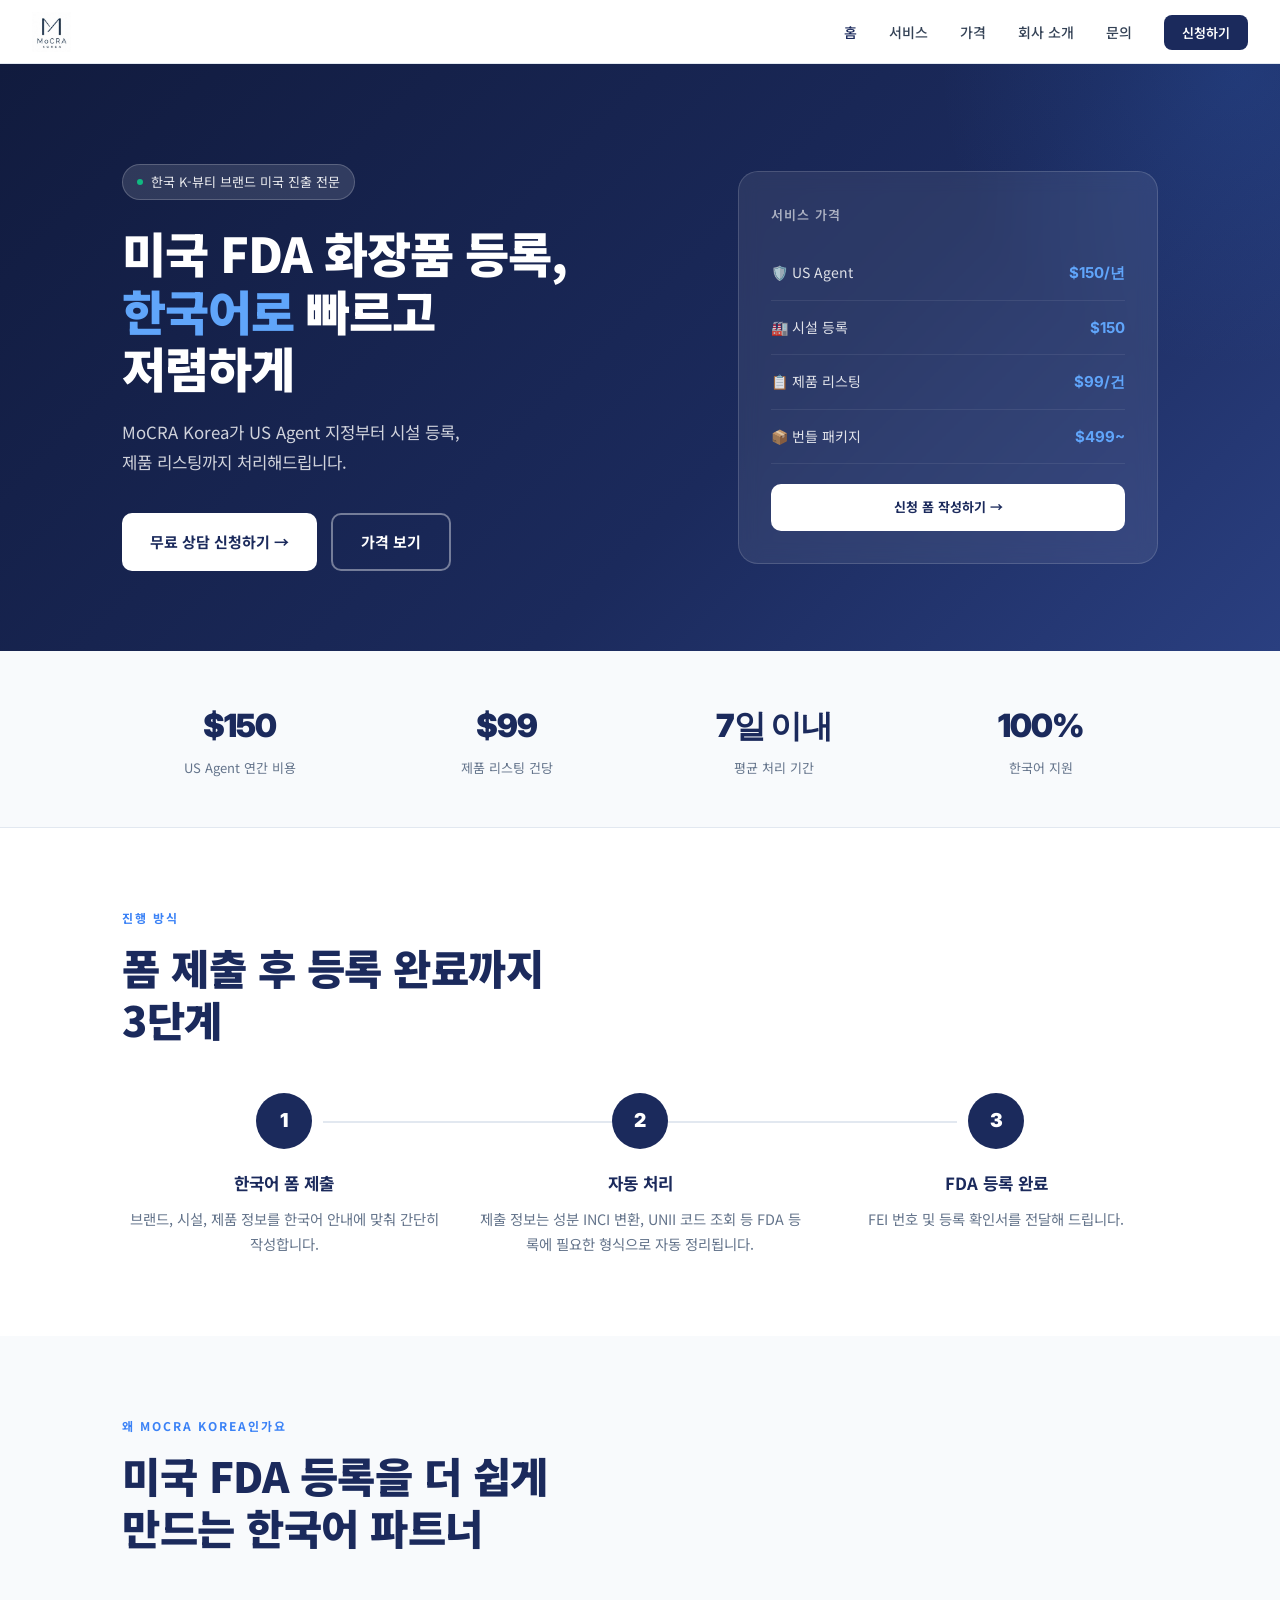
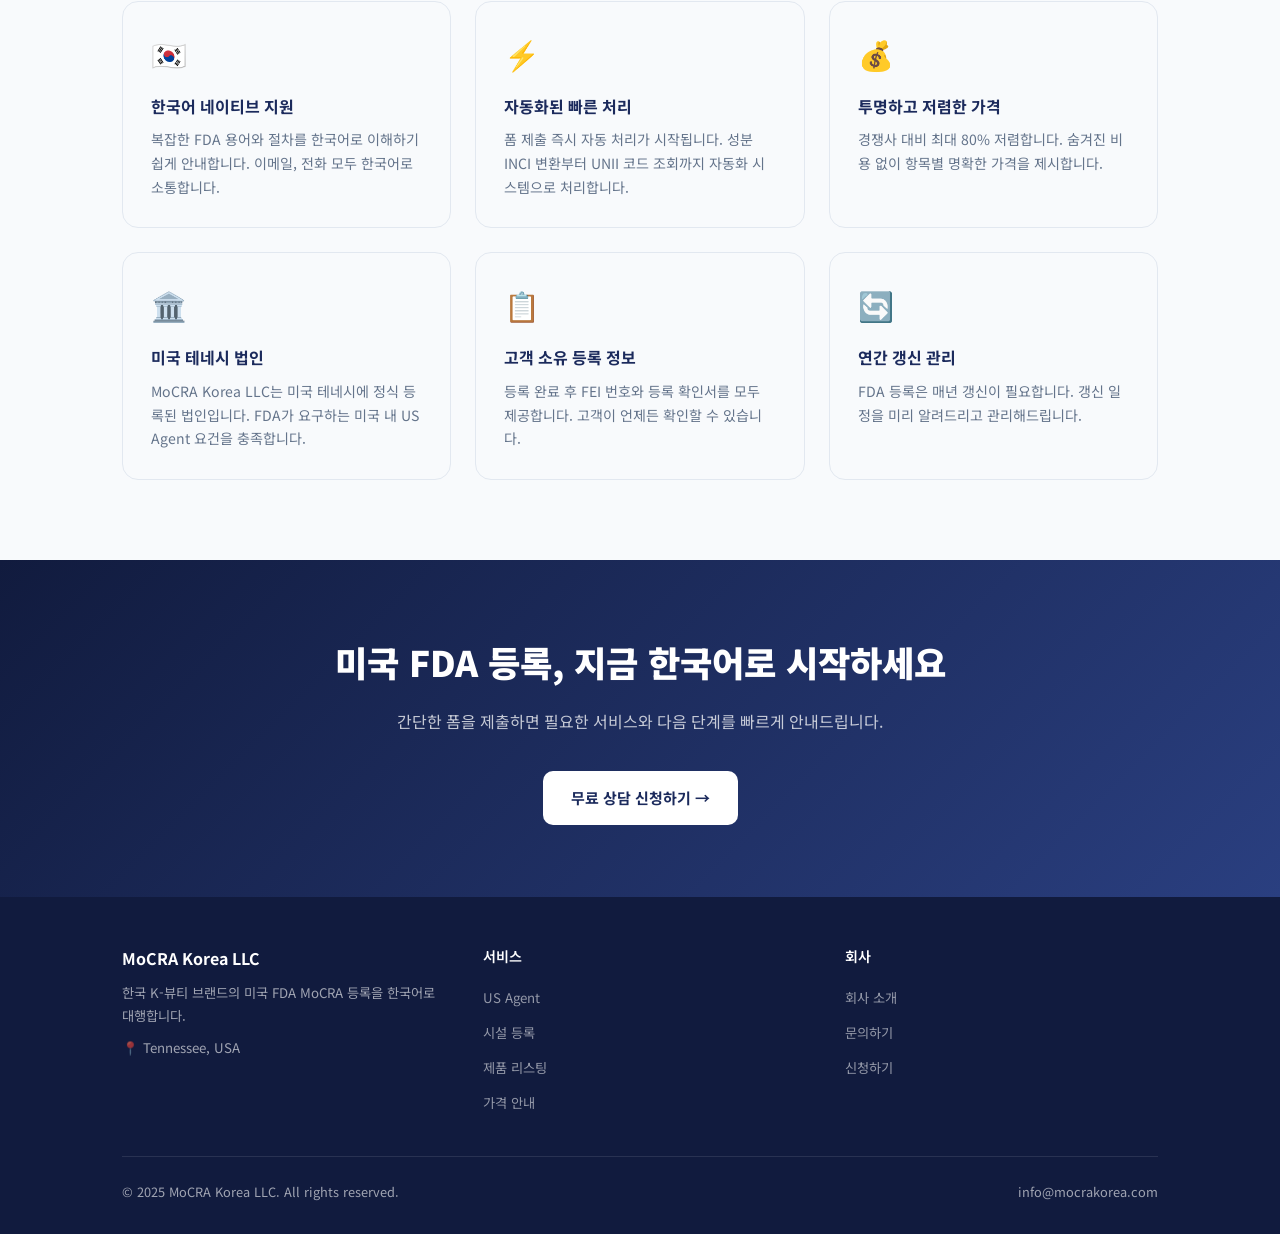
<file: index.html>
<!DOCTYPE html>
<html lang="ko">
<head>
  <meta charset="UTF-8">
  <meta name="viewport" content="width=device-width, initial-scale=1.0">
  <title>MoCRA Korea LLC — 미국 FDA 화장품 등록 한국어 대행</title>
  <meta name="description" content="한국 K-뷰티 브랜드를 위한 미국 FDA MoCRA 등록 대행. US Agent, 시설 등록, 제품 리스팅을 한국어로 빠르고 저렴하게.">
  <link rel="canonical" href="https://mocrakorea.com/">

  <!-- Favicon -->
  <link rel="icon" href="/favicon.ico" sizes="any">
  <link rel="icon" type="image/png" sizes="32x32" href="/favicon-32x32.png">
  <link rel="icon" type="image/png" sizes="16x16" href="/favicon-16x16.png">
  <link rel="apple-touch-icon" sizes="180x180" href="/apple-touch-icon.png">

  <!-- Open Graph (카카오톡/페이스북 공유 시 미리보기) -->
  <meta property="og:type" content="website">
  <meta property="og:site_name" content="MoCRA Korea LLC">
  <meta property="og:title" content="MoCRA Korea LLC — 미국 FDA 화장품 등록 한국어 대행">
  <meta property="og:description" content="한국 K-뷰티 브랜드를 위한 미국 FDA MoCRA 등록 대행. US Agent, 시설 등록, 제품 리스팅을 한국어로 빠르고 저렴하게.">
  <meta property="og:url" content="https://mocrakorea.com/">
  <meta property="og:image" content="https://mocrakorea.com/logo.png">
  <meta property="og:locale" content="ko_KR">

  <!-- 구조화 데이터: 구글에 회사 로고/정보 전달 -->
  <script type="application/ld+json">
  {
    "@context": "https://schema.org",
    "@type": "Organization",
    "name": "MoCRA Korea LLC",
    "alternateName": "모크라 코리아",
    "url": "https://mocrakorea.com/",
    "logo": "https://mocrakorea.com/logo.png",
    "image": "https://mocrakorea.com/logo.png",
    "email": "info@mocrakorea.com",
    "description": "한국 K-뷰티 브랜드를 위한 미국 FDA MoCRA 등록 대행 서비스. US Agent 지정, 시설 등록(Form 5066), 제품 리스팅(Form 5067)을 한국어로 제공합니다.",
    "address": {
      "@type": "PostalAddress",
      "addressRegion": "Tennessee",
      "addressCountry": "US"
    },
    "areaServed": ["KR", "US"],
    "knowsLanguage": ["ko", "en"]
  }
  </script>

  <link rel="stylesheet" href="css/style.css">
</head>
<body>

<nav>
  <a href="index.html" class="nav-logo">
    <img src="Brand_Logo.jpg" alt="MoCRA Korea" style="height:40px;width:auto;">
  </a>
  <ul class="nav-links">
    <li><a href="index.html">홈</a></li>
    <li><a href="services.html">서비스</a></li>
    <li><a href="pricing.html">가격</a></li>
    <li><a href="about.html">회사 소개</a></li>
    <li><a href="contact.html">문의</a></li>
    <li><a href="https://tally.so/r/5BDzDv" target="_blank" class="nav-cta">신청하기</a></li>
  </ul>
  <div class="nav-hamburger">
    <span></span><span></span><span></span>
  </div>
</nav>

<main>

  <!-- HERO -->
  <section class="hero">
    <div class="container">
      <div class="hero-inner">
        <div>
          <div class="hero-badge">한국 K-뷰티 브랜드 미국 진출 전문</div>
          <h1>미국 FDA 화장품 등록,<br><span>한국어로</span> 빠르고<br>저렴하게</h1>
          <p class="hero-sub">MoCRA Korea가 US Agent 지정부터 시설 등록,<br>제품 리스팅까지 처리해드립니다.</p>
          <div class="hero-actions">
            <a href="contact.html" class="btn btn-white">무료 상담 신청하기 →</a>
            <a href="pricing.html" class="btn btn-outline" style="border-color:rgba(255,255,255,0.4);color:white;">가격 보기</a>
          </div>
        </div>
        <div class="hero-card">
          <div class="hero-card-title">서비스 가격</div>
          <div class="hero-price-item">
            <span class="hero-price-name">🛡️ US Agent</span>
            <span class="hero-price-val">$150/년</span>
          </div>
          <div class="hero-price-item">
            <span class="hero-price-name">🏭 시설 등록</span>
            <span class="hero-price-val">$150</span>
          </div>
          <div class="hero-price-item">
            <span class="hero-price-name">📋 제품 리스팅</span>
            <span class="hero-price-val">$99/건</span>
          </div>
          <div class="hero-price-item">
            <span class="hero-price-name">📦 번들 패키지</span>
            <span class="hero-price-val">$499~</span>
          </div>
          <div style="margin-top:20px;">
            <a href="https://tally.so/r/5BDzDv" target="_blank" class="btn btn-white" style="width:100%;justify-content:center;font-size:13px;padding:12px;">신청 폼 작성하기 →</a>
          </div>
        </div>
      </div>
    </div>
  </section>

  <!-- STATS -->
  <section class="stats">
    <div class="container">
      <div class="stats-grid">
        <div>
          <div class="stat-num">$150</div>
          <div class="stat-label">US Agent 연간 비용</div>
        </div>
        <div>
          <div class="stat-num">$99</div>
          <div class="stat-label">제품 리스팅 건당</div>
        </div>
        <div>
          <div class="stat-num">7일 이내</div>
          <div class="stat-label">평균 처리 기간</div>
        </div>
        <div>
          <div class="stat-num">100%</div>
          <div class="stat-label">한국어 지원</div>
        </div>
      </div>
    </div>
  </section>

  <!-- HOW IT WORKS -->
  <section style="background: white;">
    <div class="container">
      <div class="section-label">진행 방식</div>
      <h2 class="section-title">폼 제출 후 등록 완료까지<br>3단계</h2>
      <div class="steps-grid">
        <div class="step-card">
          <div class="step-num">1</div>
          <div class="step-title">한국어 폼 제출</div>
          <p class="step-desc">브랜드, 시설, 제품 정보를 한국어 안내에 맞춰 간단히 작성합니다.</p>
        </div>
        <div class="step-card">
          <div class="step-num">2</div>
          <div class="step-title">자동 처리</div>
          <p class="step-desc">제출 정보는 성분 INCI 변환, UNII 코드 조회 등 FDA 등록에 필요한 형식으로 자동 정리됩니다.</p>
        </div>
        <div class="step-card">
          <div class="step-num">3</div>
          <div class="step-title">FDA 등록 완료</div>
          <p class="step-desc">FEI 번호 및 등록 확인서를 전달해 드립니다.</p>
        </div>
      </div>
    </div>
  </section>

  <!-- WHY US -->
  <section style="background: var(--gray-50);">
    <div class="container">
      <div class="section-label">왜 MoCRA Korea인가요</div>
      <h2 class="section-title">미국 FDA 등록을 더 쉽게<br>만드는 한국어 파트너</h2>
      <div class="why-grid">
        <div class="why-card">
          <div class="why-icon">🇰🇷</div>
          <div class="why-title">한국어 네이티브 지원</div>
          <p class="why-desc">복잡한 FDA 용어와 절차를 한국어로 이해하기 쉽게 안내합니다. 이메일, 전화 모두 한국어로 소통합니다.</p>
        </div>
        <div class="why-card">
          <div class="why-icon">⚡</div>
          <div class="why-title">자동화된 빠른 처리</div>
          <p class="why-desc">폼 제출 즉시 자동 처리가 시작됩니다. 성분 INCI 변환부터 UNII 코드 조회까지 자동화 시스템으로 처리합니다.</p>
        </div>
        <div class="why-card">
          <div class="why-icon">💰</div>
          <div class="why-title">투명하고 저렴한 가격</div>
          <p class="why-desc">경쟁사 대비 최대 80% 저렴합니다. 숨겨진 비용 없이 항목별 명확한 가격을 제시합니다.</p>
        </div>
        <div class="why-card">
          <div class="why-icon">🏛️</div>
          <div class="why-title">미국 테네시 법인</div>
          <p class="why-desc">MoCRA Korea LLC는 미국 테네시에 정식 등록된 법인입니다. FDA가 요구하는 미국 내 US Agent 요건을 충족합니다.</p>
        </div>
        <div class="why-card">
          <div class="why-icon">📋</div>
          <div class="why-title">고객 소유 등록 정보</div>
          <p class="why-desc">등록 완료 후 FEI 번호와 등록 확인서를 모두 제공합니다. 고객이 언제든 확인할 수 있습니다.</p>
        </div>
        <div class="why-card">
          <div class="why-icon">🔄</div>
          <div class="why-title">연간 갱신 관리</div>
          <p class="why-desc">FDA 등록은 매년 갱신이 필요합니다. 갱신 일정을 미리 알려드리고 관리해드립니다.</p>
        </div>
      </div>
    </div>
  </section>

  <!-- CTA -->
  <section class="cta-banner">
    <div class="container">
      <h2>미국 FDA 등록, 지금 한국어로 시작하세요</h2>
      <p>간단한 폼을 제출하면 필요한 서비스와 다음 단계를 빠르게 안내드립니다.</p>
      <a href="contact.html" class="btn btn-white">무료 상담 신청하기 →</a>
    </div>
  </section>

</main>

<footer>
  <div class="container">
    <div class="footer-inner">
      <div class="footer-brand">
        <h3>MoCRA Korea LLC</h3>
        <p>한국 K-뷰티 브랜드의 미국 FDA MoCRA 등록을 한국어로 대행합니다.</p>
        <p style="margin-top:10px;">📍 Tennessee, USA</p>
      </div>
      <div class="footer-col">
        <h4>서비스</h4>
        <ul>
          <li><a href="services.html#agent">US Agent</a></li>
          <li><a href="services.html#facility">시설 등록</a></li>
          <li><a href="services.html#listing">제품 리스팅</a></li>
          <li><a href="pricing.html">가격 안내</a></li>
        </ul>
      </div>
      <div class="footer-col">
        <h4>회사</h4>
        <ul>
          <li><a href="about.html">회사 소개</a></li>
          <li><a href="contact.html">문의하기</a></li>
          <li><a href="https://tally.so/r/5BDzDv" target="_blank">신청하기</a></li>
        </ul>
      </div>
    </div>
    <div class="footer-bottom">
      <span>© 2025 MoCRA Korea LLC. All rights reserved.</span>
      <span>info@mocrakorea.com</span>
    </div>
  </div>
</footer>

<script src="js/main.js"></script>
</body>
</html>
</file>
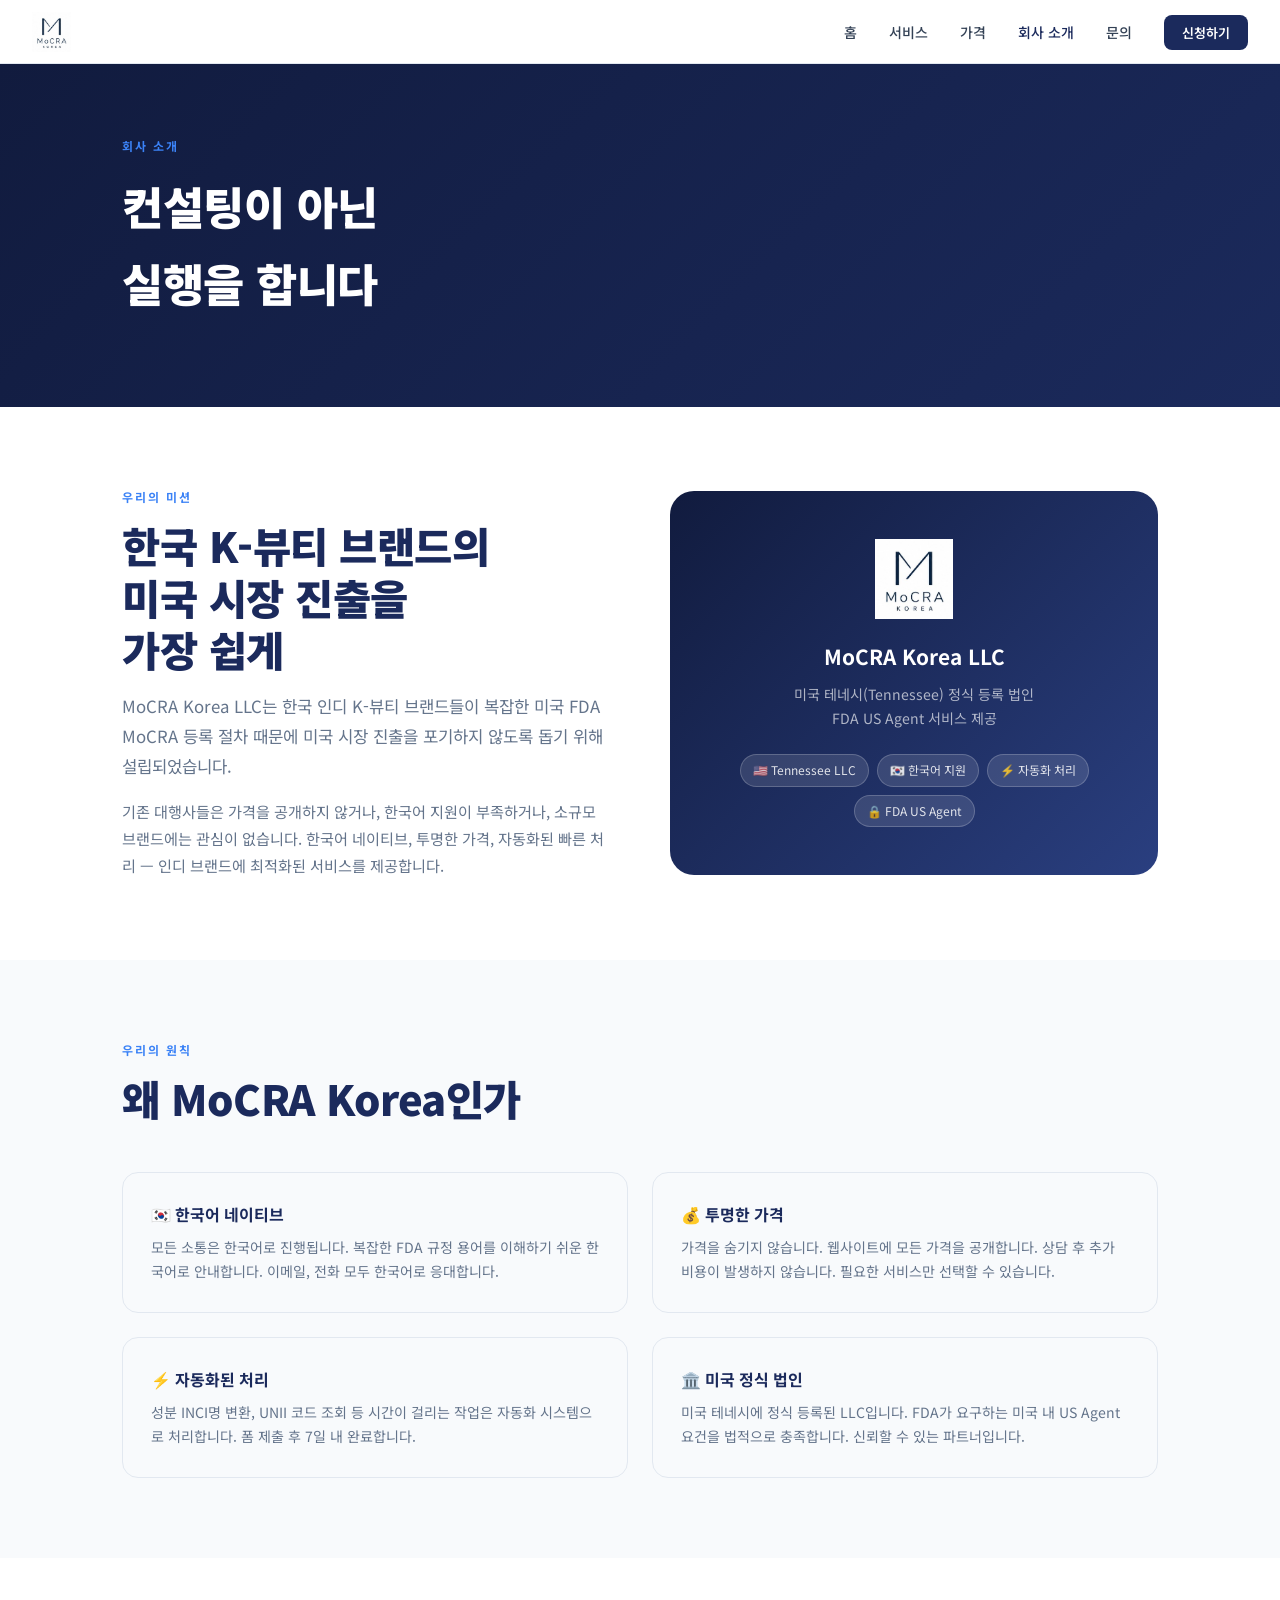
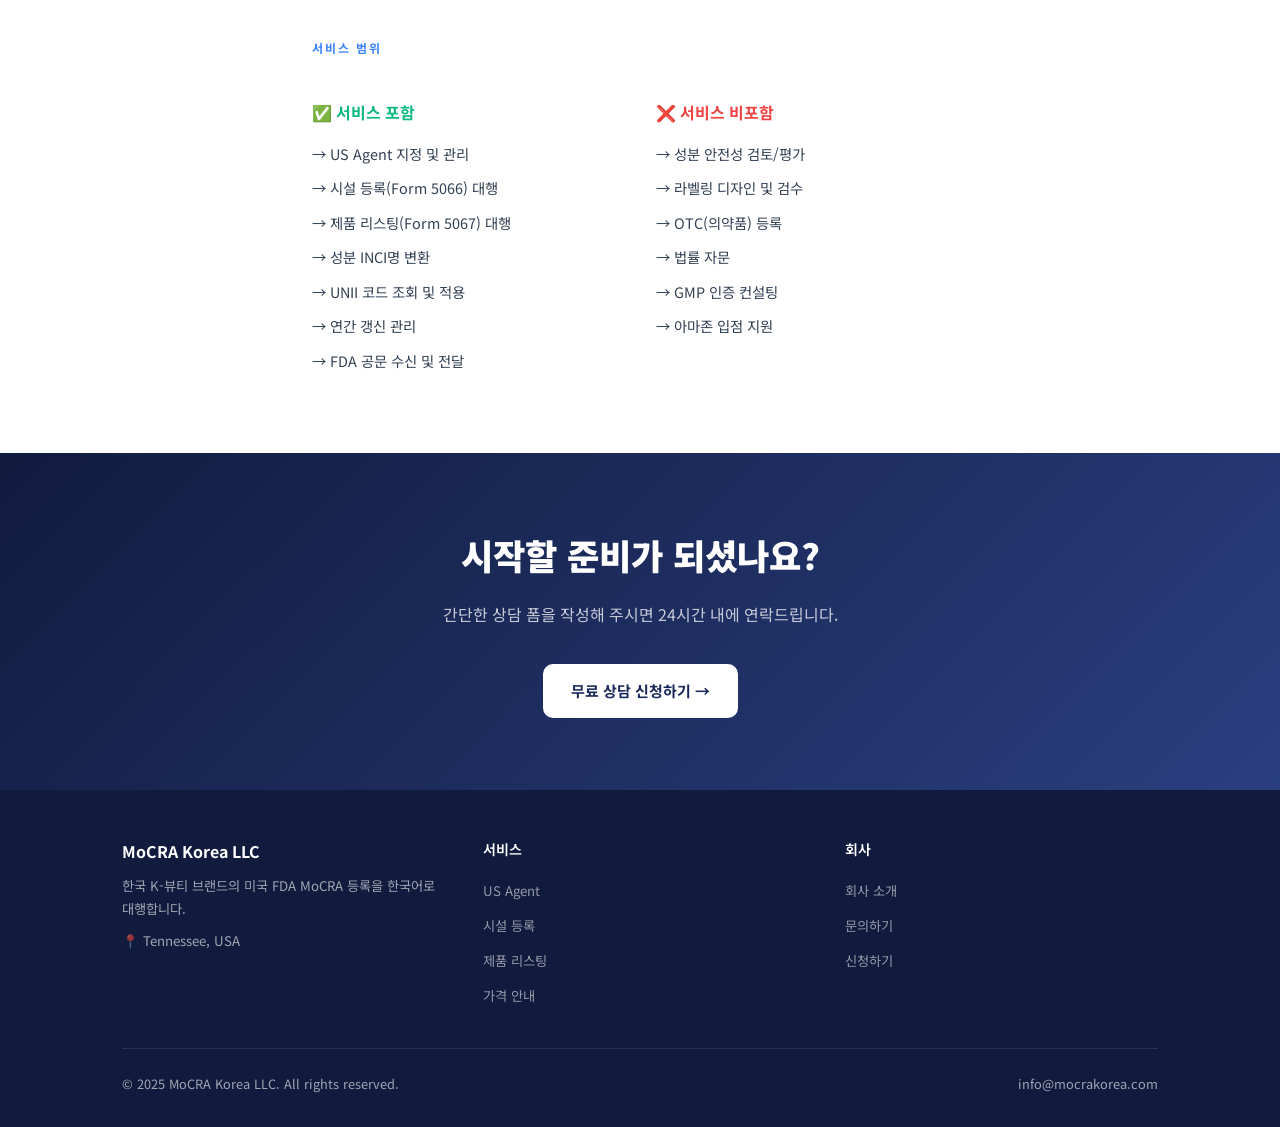
<file: about.html>
<!DOCTYPE html>
<html lang="ko">
<head>
  <meta charset="UTF-8">
  <meta name="viewport" content="width=device-width, initial-scale=1.0">
  <title>회사 소개 — MoCRA Korea LLC</title>
  <meta name="description" content="MoCRA Korea LLC는 한국 인디 K-뷰티 브랜드의 미국 시장 진출을 가장 쉽고 저렴하게 돕는 미국 테네시 법인입니다.">
  <link rel="canonical" href="https://mocrakorea.com/about.html">

  <!-- Favicon -->
  <link rel="icon" href="/favicon.ico" sizes="any">
  <link rel="icon" type="image/png" sizes="32x32" href="/favicon-32x32.png">
  <link rel="icon" type="image/png" sizes="16x16" href="/favicon-16x16.png">
  <link rel="apple-touch-icon" sizes="180x180" href="/apple-touch-icon.png">

  <!-- Open Graph -->
  <meta property="og:type" content="website">
  <meta property="og:site_name" content="MoCRA Korea LLC">
  <meta property="og:title" content="회사 소개 — MoCRA Korea LLC">
  <meta property="og:description" content="MoCRA Korea LLC는 한국 인디 K-뷰티 브랜드의 미국 시장 진출을 가장 쉽고 저렴하게 돕는 미국 테네시 법인입니다.">
  <meta property="og:url" content="https://mocrakorea.com/about.html">
  <meta property="og:image" content="https://mocrakorea.com/logo.png">
  <meta property="og:locale" content="ko_KR">

  <link rel="stylesheet" href="css/style.css">
</head>
<body>

<nav>
  <a href="index.html" class="nav-logo">
    <img src="Brand_Logo.jpg" alt="MoCRA Korea" style="height:40px;width:auto;">
  </a>
  <ul class="nav-links">
    <li><a href="index.html">홈</a></li>
    <li><a href="services.html">서비스</a></li>
    <li><a href="pricing.html">가격</a></li>
    <li><a href="about.html">회사 소개</a></li>
    <li><a href="contact.html">문의</a></li>
    <li><a href="https://tally.so/r/5BDzDv" target="_blank" class="nav-cta">신청하기</a></li>
  </ul>
  <div class="nav-hamburger"><span></span><span></span><span></span></div>
</nav>

<main>

  <section class="page-hero">
    <div class="container">
      <div class="section-label">회사 소개</div>
      <h1>컨설팅이 아닌<br>실행을 합니다</h1>
    </div>
  </section>

  <!-- ABOUT INTRO -->
  <section>
    <div class="container">
      <div class="about-intro">
        <div>
          <div class="section-label">우리의 미션</div>
          <h2 class="section-title">한국 K-뷰티 브랜드의<br>미국 시장 진출을<br>가장 쉽게</h2>
          <p class="section-desc">MoCRA Korea LLC는 한국 인디 K-뷰티 브랜드들이 복잡한 미국 FDA MoCRA 등록 절차 때문에 미국 시장 진출을 포기하지 않도록 돕기 위해 설립되었습니다.</p>
          <p style="color:var(--gray-500);margin-top:16px;line-height:1.8;font-size:0.95rem;">기존 대행사들은 가격을 공개하지 않거나, 한국어 지원이 부족하거나, 소규모 브랜드에는 관심이 없습니다. 한국어 네이티브, 투명한 가격, 자동화된 빠른 처리 — 인디 브랜드에 최적화된 서비스를 제공합니다.</p>
        </div>
        <div class="about-visual">
          <img src="Brand_Logo.jpg" alt="MoCRA Korea" style="height:80px;width:auto;margin:0 auto 20px;display:block;">
          <h3>MoCRA Korea LLC</h3>
          <p>미국 테네시(Tennessee) 정식 등록 법인<br>FDA US Agent 서비스 제공</p>
          <div class="about-visual-tags">
            <span class="about-tag">🇺🇸 Tennessee LLC</span>
            <span class="about-tag">🇰🇷 한국어 지원</span>
            <span class="about-tag">⚡ 자동화 처리</span>
            <span class="about-tag">🔒 FDA US Agent</span>
          </div>
        </div>
      </div>
    </div>
  </section>

  <!-- VALUES -->
  <section style="background:var(--gray-50);">
    <div class="container">
      <div class="section-label">우리의 원칙</div>
      <h2 class="section-title">왜 MoCRA Korea인가</h2>
      <div class="values-grid">
        <div class="value-card">
          <h4>🇰🇷 한국어 네이티브</h4>
          <p>모든 소통은 한국어로 진행됩니다. 복잡한 FDA 규정 용어를 이해하기 쉬운 한국어로 안내합니다. 이메일, 전화 모두 한국어로 응대합니다.</p>
        </div>
        <div class="value-card">
          <h4>💰 투명한 가격</h4>
          <p>가격을 숨기지 않습니다. 웹사이트에 모든 가격을 공개합니다. 상담 후 추가 비용이 발생하지 않습니다. 필요한 서비스만 선택할 수 있습니다.</p>
        </div>
        <div class="value-card">
          <h4>⚡ 자동화된 처리</h4>
          <p>성분 INCI명 변환, UNII 코드 조회 등 시간이 걸리는 작업은 자동화 시스템으로 처리합니다. 폼 제출 후 7일 내 완료합니다.</p>
        </div>
        <div class="value-card">
          <h4>🏛️ 미국 정식 법인</h4>
          <p>미국 테네시에 정식 등록된 LLC입니다. FDA가 요구하는 미국 내 US Agent 요건을 법적으로 충족합니다. 신뢰할 수 있는 파트너입니다.</p>
        </div>
      </div>
    </div>
  </section>

  <!-- WHAT WE DO NOT DO -->
  <section>
    <div class="container" style="max-width:720px;">
      <div class="section-label">서비스 범위</div>
      <div style="display:grid;grid-template-columns:1fr 1fr;gap:2rem;margin-top:40px;">
        <div>
          <h4 style="color:var(--success);font-size:1rem;margin-bottom:16px;">✅ 서비스 포함</h4>
          <ul style="list-style:none;display:flex;flex-direction:column;gap:10px;font-size:0.9rem;color:var(--gray-700);">
            <li>→ US Agent 지정 및 관리</li>
            <li>→ 시설 등록(Form 5066) 대행</li>
            <li>→ 제품 리스팅(Form 5067) 대행</li>
            <li>→ 성분 INCI명 변환</li>
            <li>→ UNII 코드 조회 및 적용</li>
            <li>→ 연간 갱신 관리</li>
            <li>→ FDA 공문 수신 및 전달</li>
          </ul>
        </div>
        <div>
          <h4 style="color:#EF4444;font-size:1rem;margin-bottom:16px;">❌ 서비스 비포함</h4>
          <ul style="list-style:none;display:flex;flex-direction:column;gap:10px;font-size:0.9rem;color:var(--gray-700);">
            <li>→ 성분 안전성 검토/평가</li>
            <li>→ 라벨링 디자인 및 검수</li>
            <li>→ OTC(의약품) 등록</li>
            <li>→ 법률 자문</li>
            <li>→ GMP 인증 컨설팅</li>
            <li>→ 아마존 입점 지원</li>
          </ul>
        </div>
      </div>
    </div>
  </section>

  <!-- CTA -->
  <section class="cta-banner">
    <div class="container">
      <h2>시작할 준비가 되셨나요?</h2>
      <p>간단한 상담 폼을 작성해 주시면 24시간 내에 연락드립니다.</p>
      <a href="https://tally.so/r/5BDzDv" target="_blank" class="btn btn-white">무료 상담 신청하기 →</a>
    </div>
  </section>

</main>

<footer>
  <div class="container">
    <div class="footer-inner">
      <div class="footer-brand">
        <h3>MoCRA Korea LLC</h3>
        <p>한국 K-뷰티 브랜드의 미국 FDA MoCRA 등록을 한국어로 대행합니다.</p>
        <p style="margin-top:10px;">📍 Tennessee, USA</p>
      </div>
      <div class="footer-col">
        <h4>서비스</h4>
        <ul>
          <li><a href="services.html#agent">US Agent</a></li>
          <li><a href="services.html#facility">시설 등록</a></li>
          <li><a href="services.html#listing">제품 리스팅</a></li>
          <li><a href="pricing.html">가격 안내</a></li>
        </ul>
      </div>
      <div class="footer-col">
        <h4>회사</h4>
        <ul>
          <li><a href="about.html">회사 소개</a></li>
          <li><a href="contact.html">문의하기</a></li>
          <li><a href="https://tally.so/r/5BDzDv" target="_blank">신청하기</a></li>
        </ul>
      </div>
    </div>
    <div class="footer-bottom">
      <span>© 2025 MoCRA Korea LLC. All rights reserved.</span>
      <span>info@mocrakorea.com</span>
    </div>
  </div>
</footer>

<script src="js/main.js"></script>
</body>
</html>
</file>
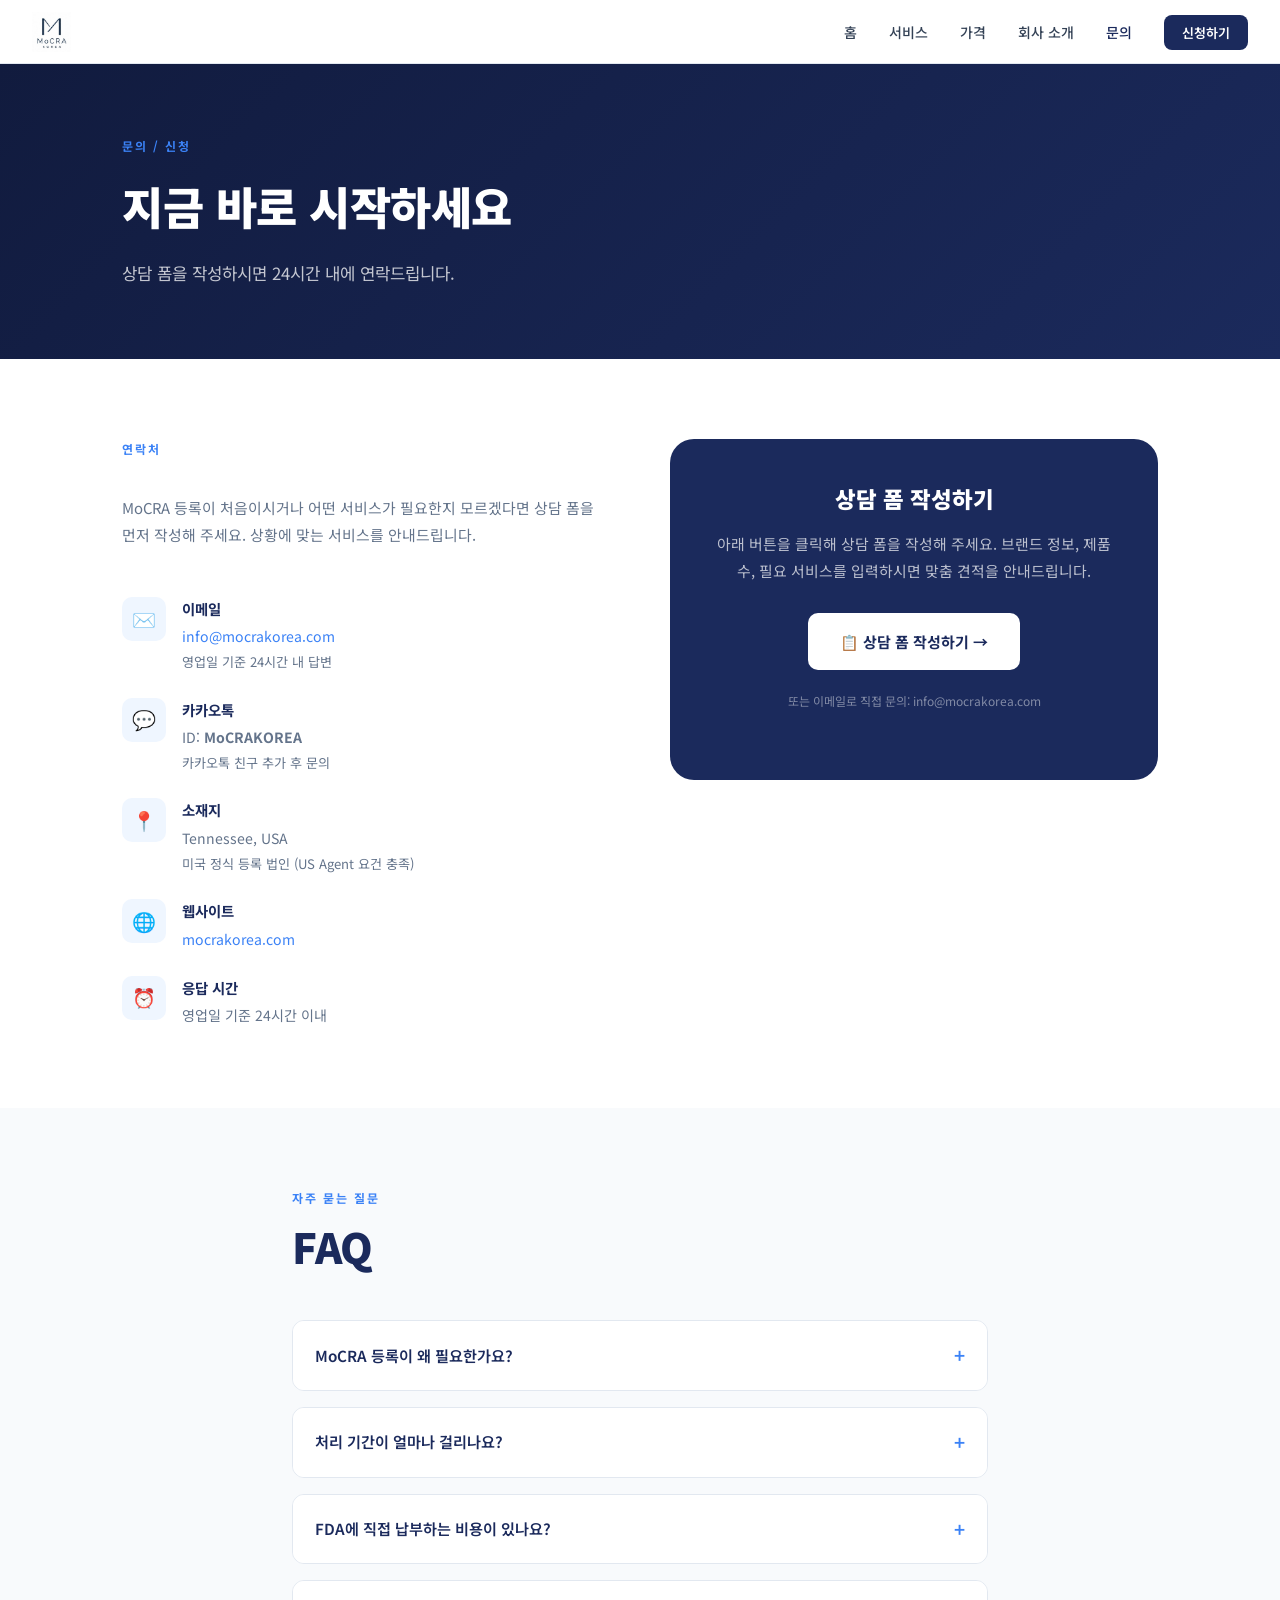
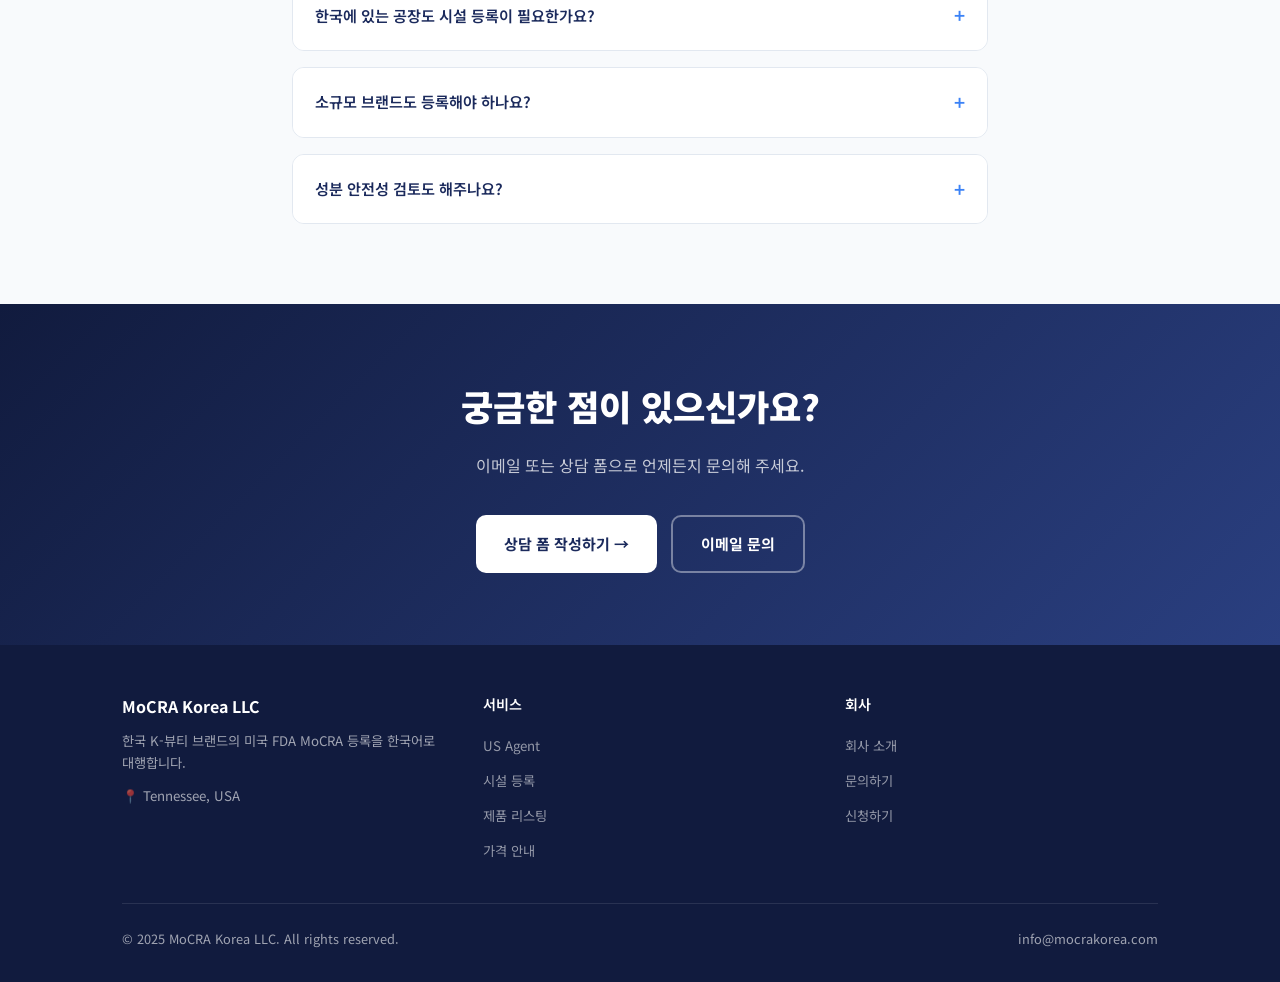
<file: contact.html>
<!DOCTYPE html>
<html lang="ko">
<head>
  <meta charset="UTF-8">
  <meta name="viewport" content="width=device-width, initial-scale=1.0">
  <title>문의 — MoCRA Korea LLC</title>
  <meta name="description" content="MoCRA Korea LLC에 문의하세요. 상담 폼 제출 후 24시간 내에 한국어로 답변드립니다.">
  <link rel="canonical" href="https://mocrakorea.com/contact.html">

  <!-- Favicon -->
  <link rel="icon" href="/favicon.ico" sizes="any">
  <link rel="icon" type="image/png" sizes="32x32" href="/favicon-32x32.png">
  <link rel="icon" type="image/png" sizes="16x16" href="/favicon-16x16.png">
  <link rel="apple-touch-icon" sizes="180x180" href="/apple-touch-icon.png">

  <!-- Open Graph -->
  <meta property="og:type" content="website">
  <meta property="og:site_name" content="MoCRA Korea LLC">
  <meta property="og:title" content="문의 — MoCRA Korea LLC">
  <meta property="og:description" content="MoCRA Korea LLC에 문의하세요. 상담 폼 제출 후 24시간 내에 한국어로 답변드립니다.">
  <meta property="og:url" content="https://mocrakorea.com/contact.html">
  <meta property="og:image" content="https://mocrakorea.com/logo.png">
  <meta property="og:locale" content="ko_KR">

  <link rel="stylesheet" href="css/style.css">
</head>
<body>

<nav>
  <a href="index.html" class="nav-logo">
    <img src="Brand_Logo.jpg" alt="MoCRA Korea" style="height:40px;width:auto;">
  </a>
  <ul class="nav-links">
    <li><a href="index.html">홈</a></li>
    <li><a href="services.html">서비스</a></li>
    <li><a href="pricing.html">가격</a></li>
    <li><a href="about.html">회사 소개</a></li>
    <li><a href="contact.html">문의</a></li>
    <li><a href="https://tally.so/r/5BDzDv" target="_blank" class="nav-cta">신청하기</a></li>
  </ul>
  <div class="nav-hamburger"><span></span><span></span><span></span></div>
</nav>

<main>

  <section class="page-hero">
    <div class="container">
      <div class="section-label">문의 / 신청</div>
      <h1>지금 바로 시작하세요</h1>
      <p>상담 폼을 작성하시면 24시간 내에 연락드립니다.</p>
    </div>
  </section>

  <!-- CONTACT MAIN -->
  <section>
    <div class="container">
      <div class="contact-grid">

        <div class="contact-info">
          <div class="section-label">연락처</div>
          <p style="color:var(--gray-500);line-height:1.8;font-size:0.93rem;margin-bottom:24px;">MoCRA 등록이 처음이시거나 어떤 서비스가 필요한지 모르겠다면 상담 폼을 먼저 작성해 주세요. 상황에 맞는 서비스를 안내드립니다.</p>

          <div class="contact-item">
            <div class="contact-icon">✉️</div>
            <div>
              <h4>이메일</h4>
              <p><a href="mailto:info@mocrakorea.com">info@mocrakorea.com</a></p>
              <p style="font-size:0.82rem;color:var(--gray-500);margin-top:2px;">영업일 기준 24시간 내 답변</p>
            </div>
          </div>

          <div class="contact-item">
            <div class="contact-icon">💬</div>
            <div>
              <h4>카카오톡</h4>
              <p>ID: <strong>MoCRAKOREA</strong></p>
              <p style="font-size:0.82rem;color:var(--gray-500);margin-top:2px;">카카오톡 친구 추가 후 문의</p>
            </div>
          </div>

          <div class="contact-item">
            <div class="contact-icon">📍</div>
            <div>
              <h4>소재지</h4>
              <p>Tennessee, USA</p>
              <p style="font-size:0.82rem;color:var(--gray-500);margin-top:2px;">미국 정식 등록 법인 (US Agent 요건 충족)</p>
            </div>
          </div>

          <div class="contact-item">
            <div class="contact-icon">🌐</div>
            <div>
              <h4>웹사이트</h4>
              <p><a href="https://mocrakorea.com">mocrakorea.com</a></p>
            </div>
          </div>

          <div class="contact-item">
            <div class="contact-icon">⏰</div>
            <div>
              <h4>응답 시간</h4>
              <p>영업일 기준 24시간 이내</p>
            </div>
          </div>
        </div>

        <div class="contact-box">
          <h3>상담 폼 작성하기</h3>
          <p>아래 버튼을 클릭해 상담 폼을 작성해 주세요. 브랜드 정보, 제품 수, 필요 서비스를 입력하시면 맞춤 견적을 안내드립니다.</p>
          <a href="https://tally.so/r/5BDzDv" target="_blank" class="btn btn-white" style="font-size:15px;padding:16px 32px;">📋 상담 폼 작성하기 →</a>
          <p style="margin-top:20px;font-size:12px;color:rgba(255,255,255,0.45);">또는 이메일로 직접 문의: info@mocrakorea.com</p>
        </div>

      </div>
    </div>
  </section>

  <!-- FAQ -->
  <section style="background:var(--gray-50);">
    <div class="container" style="max-width:760px;">
      <div class="section-label">자주 묻는 질문</div>
      <h2 class="section-title">FAQ</h2>

      <div class="faq-list">
        <div class="faq-item">
          <div class="faq-q">MoCRA 등록이 왜 필요한가요?</div>
          <div class="faq-a">2024년 7월 1일부터 미국에 화장품을 수출하는 모든 제조시설과 제품은 FDA에 의무적으로 등록해야 합니다. 미등록 시 통관이 거부되거나 수입 경보(Import Alert)를 받을 수 있습니다.</div>
        </div>
        <div class="faq-item">
          <div class="faq-q">처리 기간이 얼마나 걸리나요?</div>
          <div class="faq-a">폼 제출 후 평균 일주일 이내로 등록을 완료합니다. 성분 수가 많거나 복잡한 경우 추가 시간이 소요될 수 있으며, 사전에 안내드립니다.</div>
        </div>
        <div class="faq-item">
          <div class="faq-q">FDA에 직접 납부하는 비용이 있나요?</div>
          <div class="faq-a">없습니다. MoCRA 화장품 등록은 FDA 자체 수수료가 없습니다. 저희 서비스 대행 수수료만 납부하시면 됩니다. (의약품 OTC 등록과는 다릅니다)</div>
        </div>
        <div class="faq-item">
          <div class="faq-q">한국에 있는 공장도 시설 등록이 필요한가요?</div>
          <div class="faq-a">네, 미국에 화장품을 수출하는 제조·가공 시설은 국내외 구분 없이 모두 등록 대상입니다. 한국 소재 OEM/ODM 공장도 포함됩니다.</div>
        </div>
        <div class="faq-item">
          <div class="faq-q">소규모 브랜드도 등록해야 하나요?</div>
          <div class="faq-a">미국 내 화장품 연평균 매출이 $1,000,000 미만인 소규모 기업은 일부 면제 혜택이 있습니다. 그러나 실제로 미국 세관 통관 시, 그리고 유통업체나 바이어 요구에 의해 등록이 필요한 경우가 많습니다. 상담을 통해 확인해 드립니다.</div>
        </div>
        <div class="faq-item">
          <div class="faq-q">성분 안전성 검토도 해주나요?</div>
          <div class="faq-a">저희는 FDA 등록 대행 전문 서비스로, 성분 안전성 평가는 제공하지 않습니다. FDA 등록에 필요한 성분명 변환(INCI)과 UNII 코드 처리만 수행합니다.</div>
        </div>
      </div>
    </div>
  </section>

  <!-- CTA -->
  <section class="cta-banner">
    <div class="container">
      <h2>궁금한 점이 있으신가요?</h2>
      <p>이메일 또는 상담 폼으로 언제든지 문의해 주세요.</p>
      <div style="display:flex;gap:14px;justify-content:center;flex-wrap:wrap;">
        <a href="https://tally.so/r/5BDzDv" target="_blank" class="btn btn-white">상담 폼 작성하기 →</a>
        <a href="mailto:info@mocrakorea.com" class="btn btn-outline" style="border-color:rgba(255,255,255,0.4);color:white;">이메일 문의</a>
      </div>
    </div>
  </section>

</main>

<footer>
  <div class="container">
    <div class="footer-inner">
      <div class="footer-brand">
        <h3>MoCRA Korea LLC</h3>
        <p>한국 K-뷰티 브랜드의 미국 FDA MoCRA 등록을 한국어로 대행합니다.</p>
        <p style="margin-top:10px;">📍 Tennessee, USA</p>
      </div>
      <div class="footer-col">
        <h4>서비스</h4>
        <ul>
          <li><a href="services.html#agent">US Agent</a></li>
          <li><a href="services.html#facility">시설 등록</a></li>
          <li><a href="services.html#listing">제품 리스팅</a></li>
          <li><a href="pricing.html">가격 안내</a></li>
        </ul>
      </div>
      <div class="footer-col">
        <h4>회사</h4>
        <ul>
          <li><a href="about.html">회사 소개</a></li>
          <li><a href="contact.html">문의하기</a></li>
          <li><a href="https://tally.so/r/5BDzDv" target="_blank">신청하기</a></li>
        </ul>
      </div>
    </div>
    <div class="footer-bottom">
      <span>© 2025 MoCRA Korea LLC. All rights reserved.</span>
      <span>info@mocrakorea.com</span>
    </div>
  </div>
</footer>

<script src="js/main.js"></script>
</body>
</html>
</file>
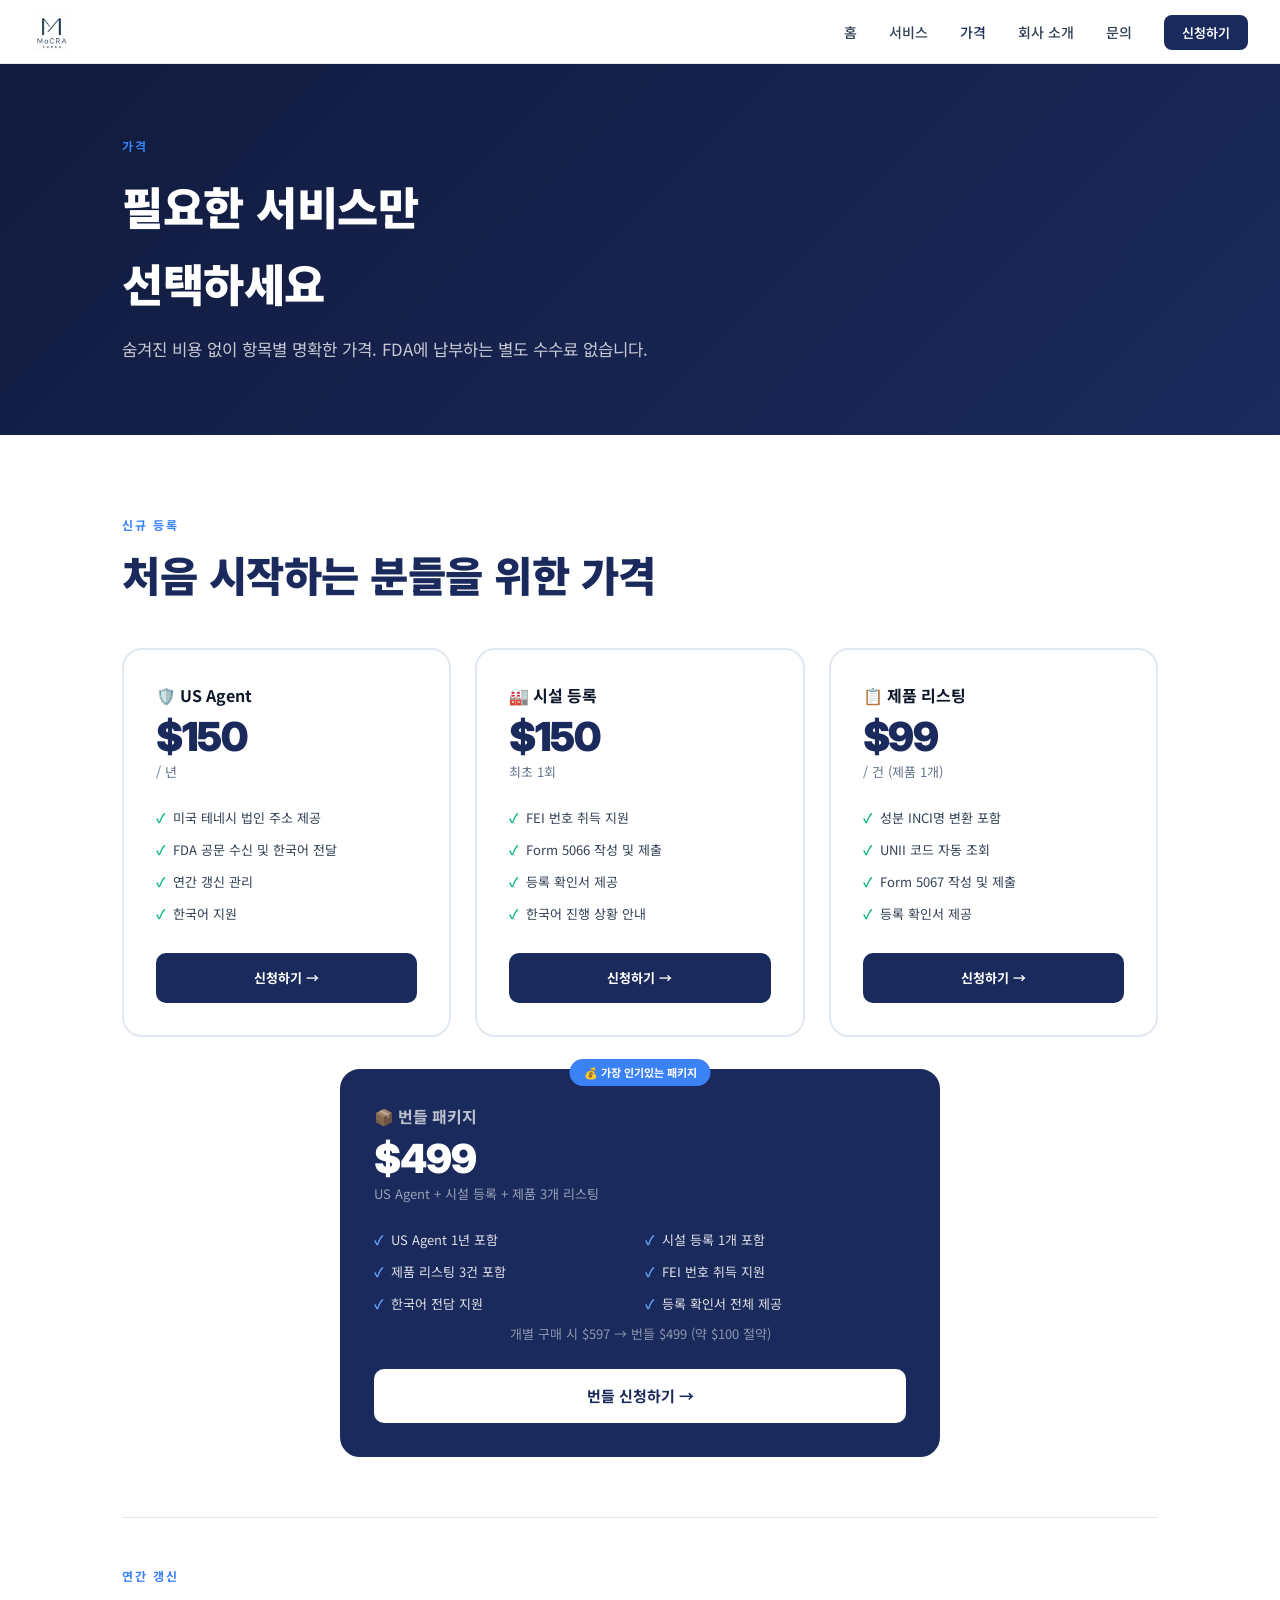
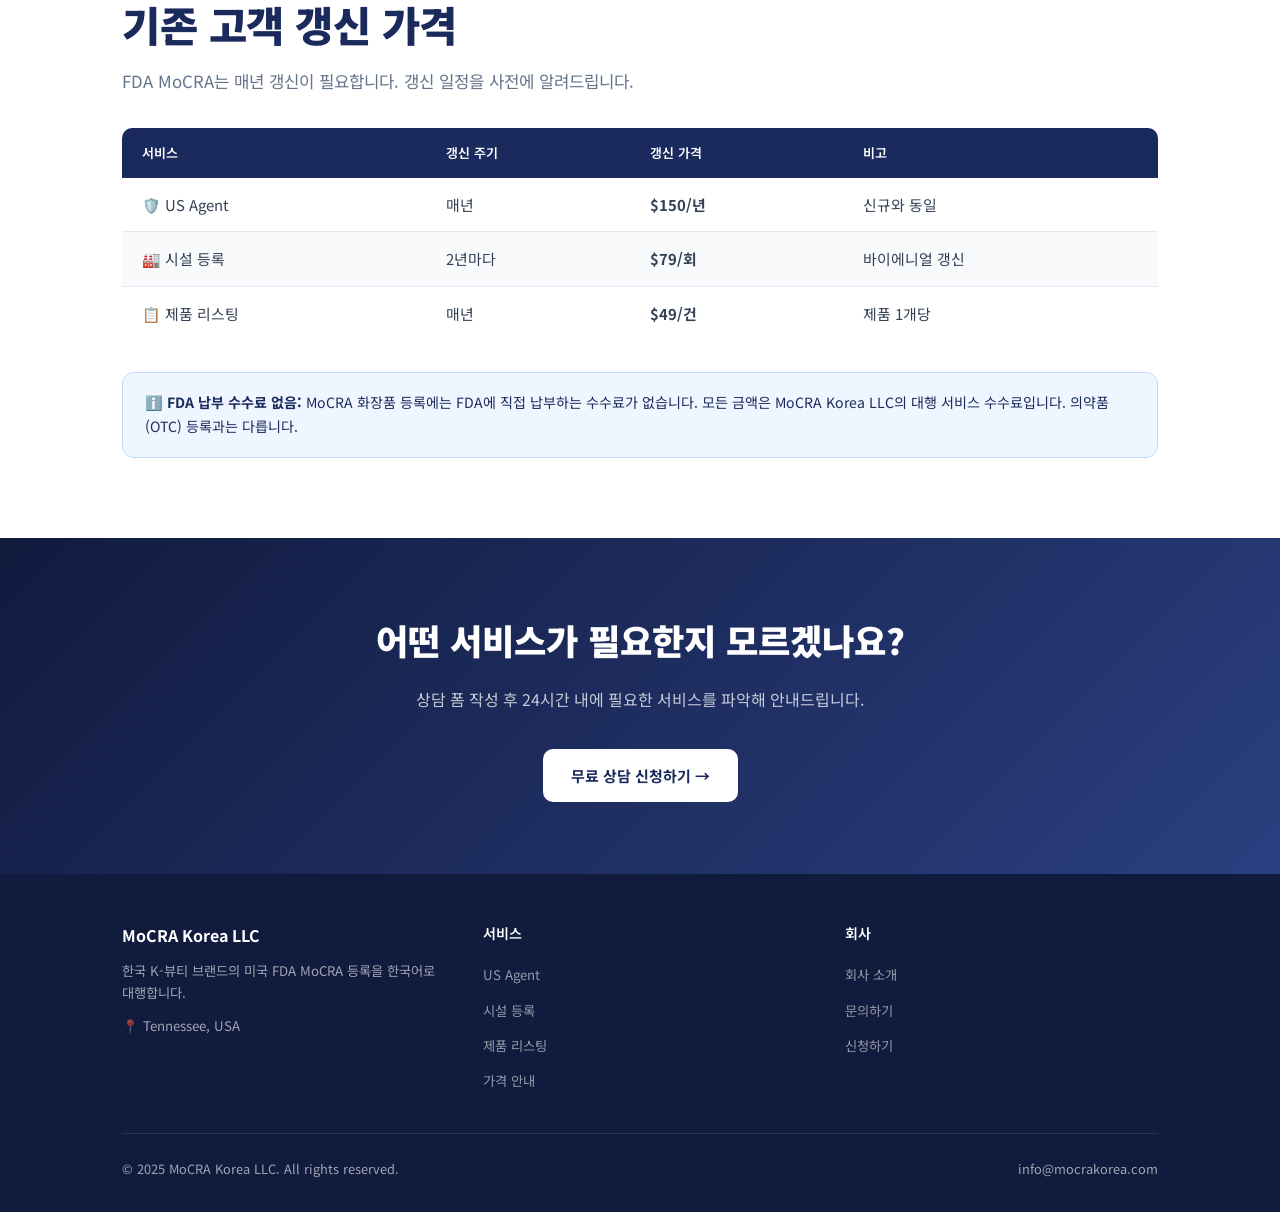
<file: pricing.html>
<!DOCTYPE html>
<html lang="ko">
<head>
  <meta charset="UTF-8">
  <meta name="viewport" content="width=device-width, initial-scale=1.0">
  <title>가격 — MoCRA Korea LLC</title>
  <meta name="description" content="US Agent $150/년, 시설 등록 $150, 제품 리스팅 $99/건. 투명한 가격으로 FDA MoCRA 등록을 도와드립니다.">
  <link rel="canonical" href="https://mocrakorea.com/pricing.html">

  <!-- Favicon -->
  <link rel="icon" href="/favicon.ico" sizes="any">
  <link rel="icon" type="image/png" sizes="32x32" href="/favicon-32x32.png">
  <link rel="icon" type="image/png" sizes="16x16" href="/favicon-16x16.png">
  <link rel="apple-touch-icon" sizes="180x180" href="/apple-touch-icon.png">

  <!-- Open Graph -->
  <meta property="og:type" content="website">
  <meta property="og:site_name" content="MoCRA Korea LLC">
  <meta property="og:title" content="가격 — MoCRA Korea LLC">
  <meta property="og:description" content="US Agent $150/년, 시설 등록 $150, 제품 리스팅 $99/건. 투명한 가격으로 FDA MoCRA 등록을 도와드립니다.">
  <meta property="og:url" content="https://mocrakorea.com/pricing.html">
  <meta property="og:image" content="https://mocrakorea.com/logo.png">
  <meta property="og:locale" content="ko_KR">

  <link rel="stylesheet" href="css/style.css">
</head>
<body>

<nav>
  <a href="index.html" class="nav-logo">
    <img src="Brand_Logo.jpg" alt="MoCRA Korea" style="height:40px;width:auto;">
  </a>
  <ul class="nav-links">
    <li><a href="index.html">홈</a></li>
    <li><a href="services.html">서비스</a></li>
    <li><a href="pricing.html">가격</a></li>
    <li><a href="about.html">회사 소개</a></li>
    <li><a href="contact.html">문의</a></li>
    <li><a href="https://tally.so/r/5BDzDv" target="_blank" class="nav-cta">신청하기</a></li>
  </ul>
  <div class="nav-hamburger"><span></span><span></span><span></span></div>
</nav>

<main>

  <section class="page-hero">
    <div class="container">
      <div class="section-label">가격</div>
      <h1>필요한 서비스만<br>선택하세요</h1>
      <p>숨겨진 비용 없이 항목별 명확한 가격. FDA에 납부하는 별도 수수료 없습니다.</p>
    </div>
  </section>

  <!-- MAIN PRICING -->
  <section>
    <div class="container">
      <div class="section-label">신규 등록</div>
      <h2 class="section-title">처음 시작하는 분들을 위한 가격</h2>
      <div class="pricing-grid">

        <div class="pricing-card">
          <div class="pricing-name">🛡️ US Agent</div>
          <div class="pricing-price">$150</div>
          <div class="pricing-period">/ 년</div>
          <ul class="pricing-features">
            <li>미국 테네시 법인 주소 제공</li>
            <li>FDA 공문 수신 및 한국어 전달</li>
            <li>연간 갱신 관리</li>
            <li>한국어 지원</li>
          </ul>
          <a href="https://tally.so/r/5BDzDv" target="_blank" class="btn btn-primary" style="margin-top:28px;width:100%;justify-content:center;font-size:13px;">신청하기 →</a>
        </div>

        <div class="pricing-card">
          <div class="pricing-name">🏭 시설 등록</div>
          <div class="pricing-price">$150</div>
          <div class="pricing-period">최초 1회</div>
          <ul class="pricing-features">
            <li>FEI 번호 취득 지원</li>
            <li>Form 5066 작성 및 제출</li>
            <li>등록 확인서 제공</li>
            <li>한국어 진행 상황 안내</li>
          </ul>
          <a href="https://tally.so/r/5BDzDv" target="_blank" class="btn btn-primary" style="margin-top:28px;width:100%;justify-content:center;font-size:13px;">신청하기 →</a>
        </div>

        <div class="pricing-card">
          <div class="pricing-name">📋 제품 리스팅</div>
          <div class="pricing-price">$99</div>
          <div class="pricing-period">/ 건 (제품 1개)</div>
          <ul class="pricing-features">
            <li>성분 INCI명 변환 포함</li>
            <li>UNII 코드 자동 조회</li>
            <li>Form 5067 작성 및 제출</li>
            <li>등록 확인서 제공</li>
          </ul>
          <a href="https://tally.so/r/5BDzDv" target="_blank" class="btn btn-primary" style="margin-top:28px;width:100%;justify-content:center;font-size:13px;">신청하기 →</a>
        </div>

      </div>

      <!-- BUNDLE -->
      <div style="margin-top:2rem;">
        <div class="pricing-card featured" style="max-width:600px;margin:0 auto;">
          <div class="pricing-badge">💰 가장 인기있는 패키지</div>
          <div class="pricing-name" style="color:rgba(255,255,255,0.7);">📦 번들 패키지</div>
          <div class="pricing-price">$499</div>
          <div class="pricing-period">US Agent + 시설 등록 + 제품 3개 리스팅</div>
          <ul class="pricing-features" style="display:grid;grid-template-columns:1fr 1fr;gap:10px;margin-top:4px;">
            <li>US Agent 1년 포함</li>
            <li>시설 등록 1개 포함</li>
            <li>제품 리스팅 3건 포함</li>
            <li>FEI 번호 취득 지원</li>
            <li>한국어 전담 지원</li>
            <li>등록 확인서 전체 제공</li>
          </ul>
          <div style="text-align:center;margin-top:8px;font-size:13px;color:rgba(255,255,255,0.5);">개별 구매 시 $597 → 번들 $499 (약 $100 절약)</div>
          <a href="https://tally.so/r/5BDzDv" target="_blank" class="btn btn-white" style="margin-top:24px;width:100%;justify-content:center;">번들 신청하기 →</a>
        </div>
      </div>

      <hr class="pricing-divider">

      <!-- RENEWAL -->
      <div class="section-label">연간 갱신</div>
      <h2 class="section-title" style="margin-bottom:8px;">기존 고객 갱신 가격</h2>
      <p class="section-desc">FDA MoCRA는 매년 갱신이 필요합니다. 갱신 일정을 사전에 알려드립니다.</p>

      <table class="renewal-table" style="margin-top:32px;">
        <thead>
          <tr>
            <th>서비스</th>
            <th>갱신 주기</th>
            <th>갱신 가격</th>
            <th>비고</th>
          </tr>
        </thead>
        <tbody>
          <tr>
            <td>🛡️ US Agent</td>
            <td>매년</td>
            <td><strong>$150/년</strong></td>
            <td>신규와 동일</td>
          </tr>
          <tr>
            <td>🏭 시설 등록</td>
            <td>2년마다</td>
            <td><strong>$79/회</strong></td>
            <td>바이에니얼 갱신</td>
          </tr>
          <tr>
            <td>📋 제품 리스팅</td>
            <td>매년</td>
            <td><strong>$49/건</strong></td>
            <td>제품 1개당</td>
          </tr>
        </tbody>
      </table>

      <div class="price-note">
        ℹ️ <strong>FDA 납부 수수료 없음:</strong> MoCRA 화장품 등록에는 FDA에 직접 납부하는 수수료가 없습니다. 모든 금액은 MoCRA Korea LLC의 대행 서비스 수수료입니다. 의약품(OTC) 등록과는 다릅니다.
      </div>

    </div>
  </section>

  <!-- CTA -->
  <section class="cta-banner">
    <div class="container">
      <h2>어떤 서비스가 필요한지 모르겠나요?</h2>
      <p>상담 폼 작성 후 24시간 내에 필요한 서비스를 파악해 안내드립니다.</p>
      <a href="https://tally.so/r/5BDzDv" target="_blank" class="btn btn-white">무료 상담 신청하기 →</a>
    </div>
  </section>

</main>

<footer>
  <div class="container">
    <div class="footer-inner">
      <div class="footer-brand">
        <h3>MoCRA Korea LLC</h3>
        <p>한국 K-뷰티 브랜드의 미국 FDA MoCRA 등록을 한국어로 대행합니다.</p>
        <p style="margin-top:10px;">📍 Tennessee, USA</p>
      </div>
      <div class="footer-col">
        <h4>서비스</h4>
        <ul>
          <li><a href="services.html#agent">US Agent</a></li>
          <li><a href="services.html#facility">시설 등록</a></li>
          <li><a href="services.html#listing">제품 리스팅</a></li>
          <li><a href="pricing.html">가격 안내</a></li>
        </ul>
      </div>
      <div class="footer-col">
        <h4>회사</h4>
        <ul>
          <li><a href="about.html">회사 소개</a></li>
          <li><a href="contact.html">문의하기</a></li>
          <li><a href="https://tally.so/r/5BDzDv" target="_blank">신청하기</a></li>
        </ul>
      </div>
    </div>
    <div class="footer-bottom">
      <span>© 2025 MoCRA Korea LLC. All rights reserved.</span>
      <span>info@mocrakorea.com</span>
    </div>
  </div>
</footer>

<script src="js/main.js"></script>
</body>
</html>
</file>
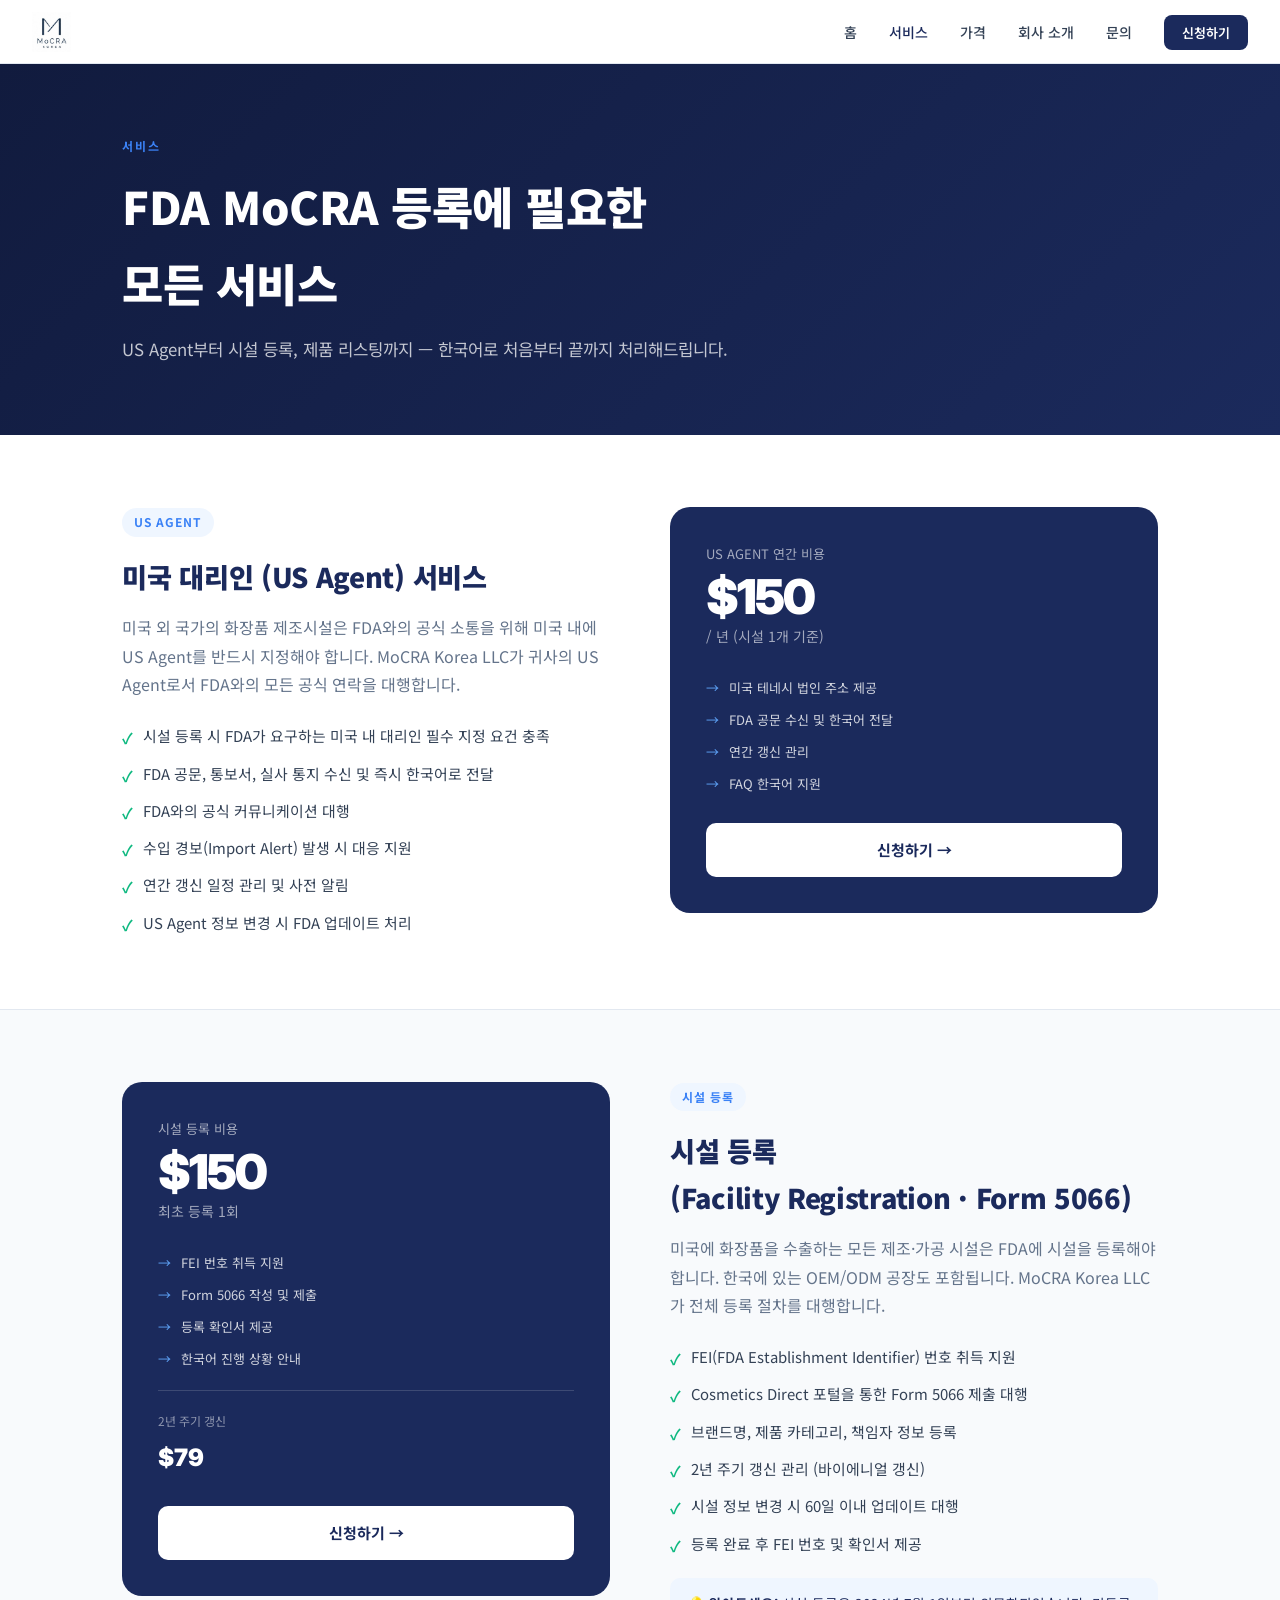
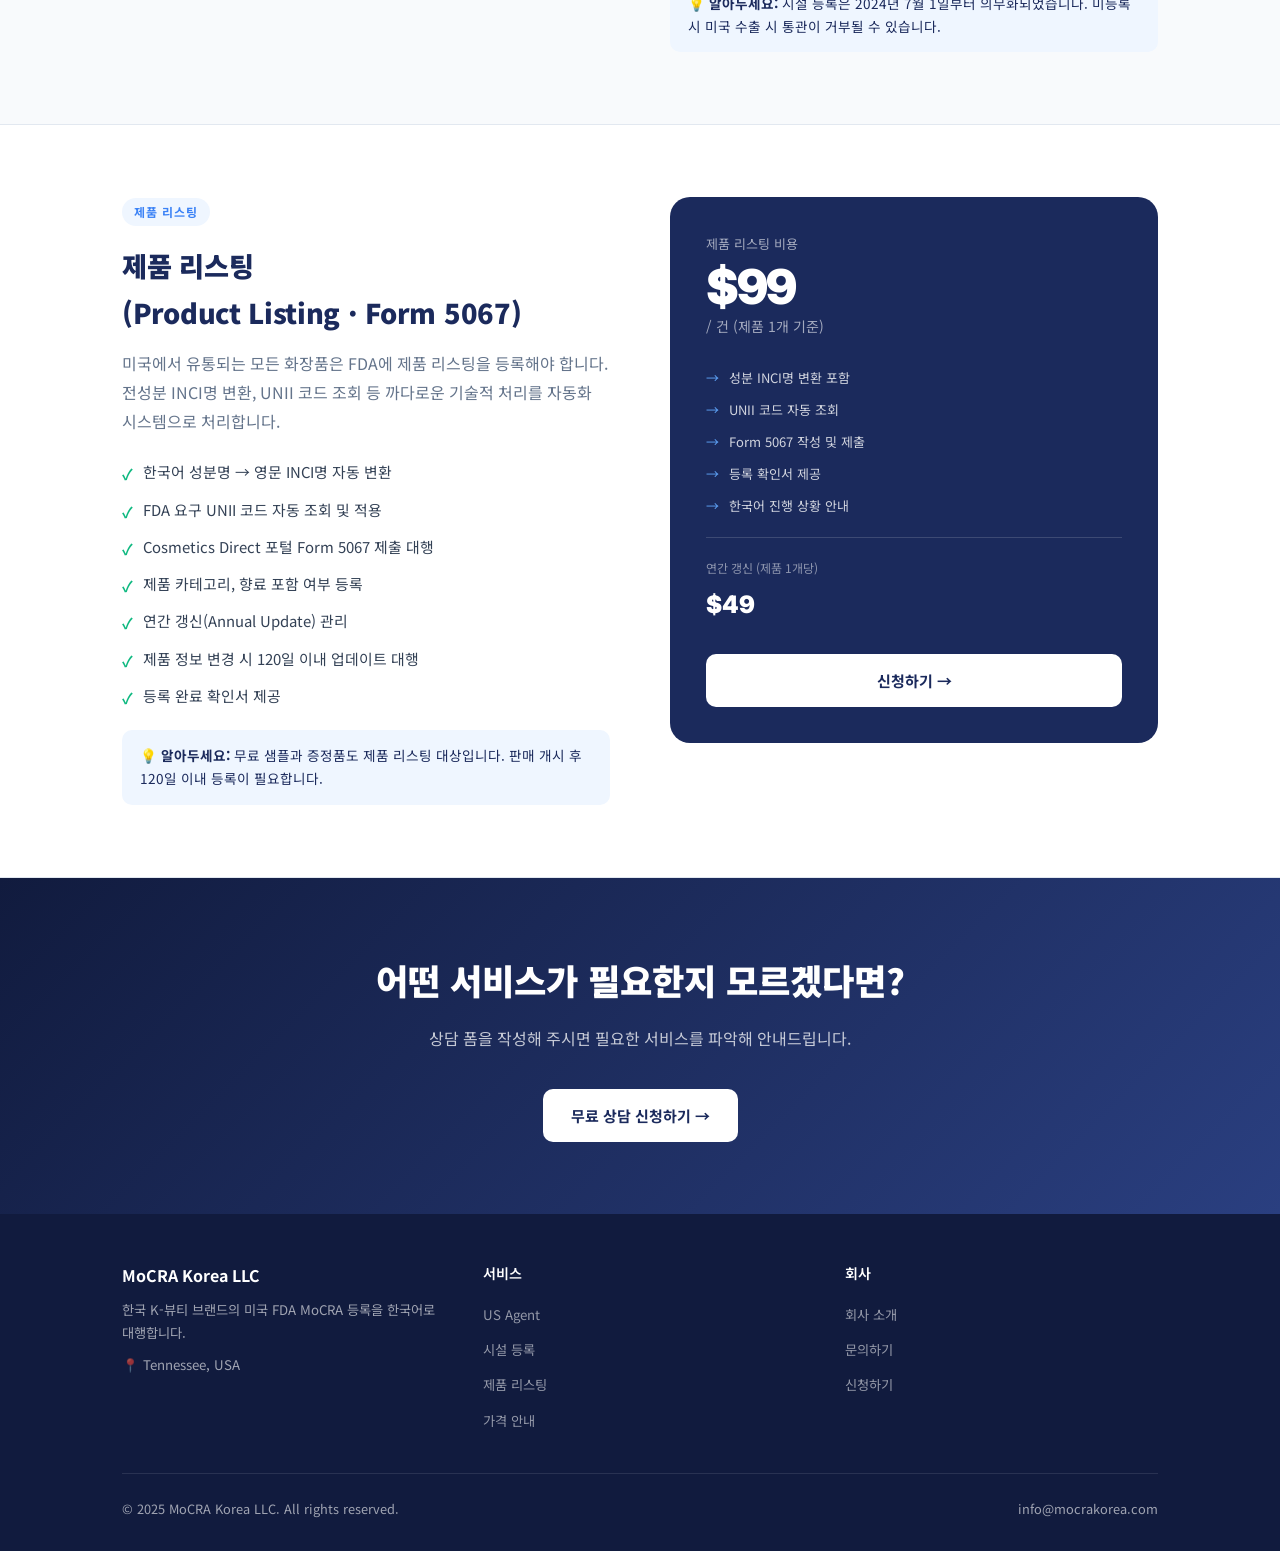
<file: services.html>
<!DOCTYPE html>
<html lang="ko">
<head>
  <meta charset="UTF-8">
  <meta name="viewport" content="width=device-width, initial-scale=1.0">
  <title>서비스 — MoCRA Korea LLC</title>
  <meta name="description" content="US Agent, 시설 등록(Form 5066), 제품 리스팅(Form 5067) 서비스 상세 안내.">
  <link rel="canonical" href="https://mocrakorea.com/services.html">

  <!-- Favicon -->
  <link rel="icon" href="/favicon.ico" sizes="any">
  <link rel="icon" type="image/png" sizes="32x32" href="/favicon-32x32.png">
  <link rel="icon" type="image/png" sizes="16x16" href="/favicon-16x16.png">
  <link rel="apple-touch-icon" sizes="180x180" href="/apple-touch-icon.png">

  <!-- Open Graph -->
  <meta property="og:type" content="website">
  <meta property="og:site_name" content="MoCRA Korea LLC">
  <meta property="og:title" content="서비스 — MoCRA Korea LLC">
  <meta property="og:description" content="US Agent, 시설 등록(Form 5066), 제품 리스팅(Form 5067) 서비스 상세 안내.">
  <meta property="og:url" content="https://mocrakorea.com/services.html">
  <meta property="og:image" content="https://mocrakorea.com/logo.png">
  <meta property="og:locale" content="ko_KR">

  <link rel="stylesheet" href="css/style.css">
</head>
<body>

<nav>
  <a href="index.html" class="nav-logo">
    <img src="Brand_Logo.jpg" alt="MoCRA Korea" style="height:40px;width:auto;">
  </a>
  <ul class="nav-links">
    <li><a href="index.html">홈</a></li>
    <li><a href="services.html">서비스</a></li>
    <li><a href="pricing.html">가격</a></li>
    <li><a href="about.html">회사 소개</a></li>
    <li><a href="contact.html">문의</a></li>
    <li><a href="https://tally.so/r/5BDzDv" target="_blank" class="nav-cta">신청하기</a></li>
  </ul>
  <div class="nav-hamburger"><span></span><span></span><span></span></div>
</nav>

<main>

  <section class="page-hero">
    <div class="container">
      <div class="section-label">서비스</div>
      <h1>FDA MoCRA 등록에 필요한<br>모든 서비스</h1>
      <p>US Agent부터 시설 등록, 제품 리스팅까지 — 한국어로 처음부터 끝까지 처리해드립니다.</p>
    </div>
  </section>

  <!-- US AGENT -->
  <section class="service-block" id="agent">
    <div class="container">
      <div class="service-block-inner">
        <div>
          <span class="service-tag">US Agent</span>
          <h2 class="service-title">미국 대리인 (US Agent) 서비스</h2>
          <p class="service-desc">미국 외 국가의 화장품 제조시설은 FDA와의 공식 소통을 위해 미국 내에 US Agent를 반드시 지정해야 합니다. MoCRA Korea LLC가 귀사의 US Agent로서 FDA와의 모든 공식 연락을 대행합니다.</p>
          <ul class="service-features">
            <li>시설 등록 시 FDA가 요구하는 미국 내 대리인 필수 지정 요건 충족</li>
            <li>FDA 공문, 통보서, 실사 통지 수신 및 즉시 한국어로 전달</li>
            <li>FDA와의 공식 커뮤니케이션 대행</li>
            <li>수입 경보(Import Alert) 발생 시 대응 지원</li>
            <li>연간 갱신 일정 관리 및 사전 알림</li>
            <li>US Agent 정보 변경 시 FDA 업데이트 처리</li>
          </ul>
        </div>
        <div class="service-price-box">
          <div class="service-price-label">US AGENT 연간 비용</div>
          <div class="service-price-amount">$150</div>
          <div class="service-price-period">/ 년 (시설 1개 기준)</div>
          <ul class="service-includes">
            <li>미국 테네시 법인 주소 제공</li>
            <li>FDA 공문 수신 및 한국어 전달</li>
            <li>연간 갱신 관리</li>
            <li>FAQ 한국어 지원</li>
          </ul>
          <a href="https://tally.so/r/5BDzDv" target="_blank" class="btn btn-white" style="margin-top:28px;width:100%;justify-content:center;">신청하기 →</a>
        </div>
      </div>
    </div>
  </section>

  <!-- FACILITY REGISTRATION -->
  <section class="service-block" id="facility" style="background:var(--gray-50);">
    <div class="container">
      <div class="service-block-inner reverse">
        <div>
          <span class="service-tag">시설 등록</span>
          <h2 class="service-title">시설 등록<br>(Facility Registration · Form 5066)</h2>
          <p class="service-desc">미국에 화장품을 수출하는 모든 제조·가공 시설은 FDA에 시설을 등록해야 합니다. 한국에 있는 OEM/ODM 공장도 포함됩니다. MoCRA Korea LLC가 전체 등록 절차를 대행합니다.</p>
          <ul class="service-features">
            <li>FEI(FDA Establishment Identifier) 번호 취득 지원</li>
            <li>Cosmetics Direct 포털을 통한 Form 5066 제출 대행</li>
            <li>브랜드명, 제품 카테고리, 책임자 정보 등록</li>
            <li>2년 주기 갱신 관리 (바이에니얼 갱신)</li>
            <li>시설 정보 변경 시 60일 이내 업데이트 대행</li>
            <li>등록 완료 후 FEI 번호 및 확인서 제공</li>
          </ul>
          <div style="background:var(--accent-light);border-radius:10px;padding:14px 18px;margin-top:20px;font-size:0.85rem;color:var(--navy);line-height:1.7;">
            💡 <strong>알아두세요:</strong> 시설 등록은 2024년 7월 1일부터 의무화되었습니다. 미등록 시 미국 수출 시 통관이 거부될 수 있습니다.
          </div>
        </div>
        <div class="service-price-box">
          <div class="service-price-label">시설 등록 비용</div>
          <div class="service-price-amount">$150</div>
          <div class="service-price-period">최초 등록 1회</div>
          <ul class="service-includes">
            <li>FEI 번호 취득 지원</li>
            <li>Form 5066 작성 및 제출</li>
            <li>등록 확인서 제공</li>
            <li>한국어 진행 상황 안내</li>
          </ul>
          <div style="border-top:1px solid rgba(255,255,255,0.15);margin-top:20px;padding-top:20px;">
            <div style="font-size:12px;color:rgba(255,255,255,0.5);margin-bottom:6px;">2년 주기 갱신</div>
            <div style="font-size:1.5rem;font-weight:900;font-family:var(--font-en);">$79</div>
          </div>
          <a href="https://tally.so/r/5BDzDv" target="_blank" class="btn btn-white" style="margin-top:28px;width:100%;justify-content:center;">신청하기 →</a>
        </div>
      </div>
    </div>
  </section>

  <!-- PRODUCT LISTING -->
  <section class="service-block" id="listing">
    <div class="container">
      <div class="service-block-inner">
        <div>
          <span class="service-tag">제품 리스팅</span>
          <h2 class="service-title">제품 리스팅<br>(Product Listing · Form 5067)</h2>
          <p class="service-desc">미국에서 유통되는 모든 화장품은 FDA에 제품 리스팅을 등록해야 합니다. 전성분 INCI명 변환, UNII 코드 조회 등 까다로운 기술적 처리를 자동화 시스템으로 처리합니다.</p>
          <ul class="service-features">
            <li>한국어 성분명 → 영문 INCI명 자동 변환</li>
            <li>FDA 요구 UNII 코드 자동 조회 및 적용</li>
            <li>Cosmetics Direct 포털 Form 5067 제출 대행</li>
            <li>제품 카테고리, 향료 포함 여부 등록</li>
            <li>연간 갱신(Annual Update) 관리</li>
            <li>제품 정보 변경 시 120일 이내 업데이트 대행</li>
            <li>등록 완료 확인서 제공</li>
          </ul>
          <div style="background:var(--accent-light);border-radius:10px;padding:14px 18px;margin-top:20px;font-size:0.85rem;color:var(--navy);line-height:1.7;">
            💡 <strong>알아두세요:</strong> 무료 샘플과 증정품도 제품 리스팅 대상입니다. 판매 개시 후 120일 이내 등록이 필요합니다.
          </div>
        </div>
        <div class="service-price-box">
          <div class="service-price-label">제품 리스팅 비용</div>
          <div class="service-price-amount">$99</div>
          <div class="service-price-period">/ 건 (제품 1개 기준)</div>
          <ul class="service-includes">
            <li>성분 INCI명 변환 포함</li>
            <li>UNII 코드 자동 조회</li>
            <li>Form 5067 작성 및 제출</li>
            <li>등록 확인서 제공</li>
            <li>한국어 진행 상황 안내</li>
          </ul>
          <div style="border-top:1px solid rgba(255,255,255,0.15);margin-top:20px;padding-top:20px;">
            <div style="font-size:12px;color:rgba(255,255,255,0.5);margin-bottom:6px;">연간 갱신 (제품 1개당)</div>
            <div style="font-size:1.5rem;font-weight:900;font-family:var(--font-en);">$49</div>
          </div>
          <a href="https://tally.so/r/5BDzDv" target="_blank" class="btn btn-white" style="margin-top:28px;width:100%;justify-content:center;">신청하기 →</a>
        </div>
      </div>
    </div>
  </section>

  <!-- CTA -->
  <section class="cta-banner">
    <div class="container">
      <h2>어떤 서비스가 필요한지 모르겠다면?</h2>
      <p>상담 폼을 작성해 주시면 필요한 서비스를 파악해 안내드립니다.</p>
      <a href="https://tally.so/r/5BDzDv" target="_blank" class="btn btn-white">무료 상담 신청하기 →</a>
    </div>
  </section>

</main>

<footer>
  <div class="container">
    <div class="footer-inner">
      <div class="footer-brand">
        <h3>MoCRA Korea LLC</h3>
        <p>한국 K-뷰티 브랜드의 미국 FDA MoCRA 등록을 한국어로 대행합니다.</p>
        <p style="margin-top:10px;">📍 Tennessee, USA</p>
      </div>
      <div class="footer-col">
        <h4>서비스</h4>
        <ul>
          <li><a href="services.html#agent">US Agent</a></li>
          <li><a href="services.html#facility">시설 등록</a></li>
          <li><a href="services.html#listing">제품 리스팅</a></li>
          <li><a href="pricing.html">가격 안내</a></li>
        </ul>
      </div>
      <div class="footer-col">
        <h4>회사</h4>
        <ul>
          <li><a href="about.html">회사 소개</a></li>
          <li><a href="contact.html">문의하기</a></li>
          <li><a href="https://tally.so/r/5BDzDv" target="_blank">신청하기</a></li>
        </ul>
      </div>
    </div>
    <div class="footer-bottom">
      <span>© 2025 MoCRA Korea LLC. All rights reserved.</span>
      <span>info@mocrakorea.com</span>
    </div>
  </div>
</footer>

<script src="js/main.js"></script>
</body>
</html>
</file>
<file: css/style.css>
@import url('https://fonts.googleapis.com/css2?family=Noto+Sans+KR:wght@300;400;500;700;900&family=Inter:wght@400;500;600;700&display=swap');

:root {
  --navy: #1B2A5C;
  --navy-dark: #111B3E;
  --navy-light: #2A3F80;
  --accent: #3B82F6;
  --accent-light: #EFF6FF;
  --white: #FFFFFF;
  --gray-50: #F8FAFC;
  --gray-100: #F1F5F9;
  --gray-200: #E2E8F0;
  --gray-500: #64748B;
  --gray-700: #334155;
  --gray-900: #0F172A;
  --success: #10B981;
  --font-kr: 'Noto Sans KR', sans-serif;
  --font-en: 'Inter', sans-serif;
}

* { margin: 0; padding: 0; box-sizing: border-box; }

html { scroll-behavior: smooth; }

body {
  font-family: var(--font-kr);
  color: var(--gray-900);
  background: var(--white);
  line-height: 1.7;
  -webkit-font-smoothing: antialiased;
}

/* ── NAV ── */
nav {
  position: fixed;
  top: 0; left: 0; right: 0;
  z-index: 100;
  background: rgba(255,255,255,0.95);
  backdrop-filter: blur(12px);
  border-bottom: 1px solid var(--gray-200);
  padding: 0 2rem;
  height: 64px;
  display: flex;
  align-items: center;
  justify-content: space-between;
}

.nav-logo {
  display: flex;
  align-items: center;
  gap: 10px;
  text-decoration: none;
}

.nav-logo-mark {
  width: 36px;
  height: 36px;
  background: var(--navy);
  border-radius: 8px;
  display: flex;
  align-items: center;
  justify-content: center;
  color: white;
  font-weight: 900;
  font-size: 14px;
  font-family: var(--font-en);
  letter-spacing: -0.5px;
}

.nav-logo-text {
  font-size: 15px;
  font-weight: 700;
  color: var(--navy);
  letter-spacing: -0.3px;
}

.nav-links {
  display: flex;
  align-items: center;
  gap: 2rem;
  list-style: none;
}

.nav-links a {
  text-decoration: none;
  color: var(--gray-700);
  font-size: 14px;
  font-weight: 500;
  transition: color 0.2s;
}

.nav-links a:hover, .nav-links a.active { color: var(--navy); }

.nav-cta {
  background: var(--navy) !important;
  color: white !important;
  padding: 8px 18px;
  border-radius: 8px;
  font-size: 13px !important;
  font-weight: 600 !important;
  transition: background 0.2s !important;
}

.nav-cta:hover { background: var(--navy-light) !important; }

.nav-hamburger {
  display: none;
  flex-direction: column;
  gap: 5px;
  cursor: pointer;
  padding: 4px;
}

.nav-hamburger span {
  display: block;
  width: 24px;
  height: 2px;
  background: var(--navy);
  border-radius: 2px;
  transition: all 0.3s;
}

/* ── LAYOUT ── */
main { padding-top: 64px; }

.container {
  max-width: 1100px;
  margin: 0 auto;
  padding: 0 2rem;
}

section { padding: 80px 0; }

.section-label {
  font-size: 12px;
  font-weight: 700;
  letter-spacing: 2px;
  text-transform: uppercase;
  color: var(--accent);
  margin-bottom: 12px;
}

.section-title {
  font-size: clamp(1.8rem, 3.5vw, 2.6rem);
  font-weight: 900;
  color: var(--navy);
  line-height: 1.25;
  letter-spacing: -0.5px;
}

.section-desc {
  font-size: 1.05rem;
  color: var(--gray-500);
  margin-top: 16px;
  max-width: 560px;
  line-height: 1.8;
}

/* ── BUTTONS ── */
.btn {
  display: inline-flex;
  align-items: center;
  gap: 8px;
  padding: 14px 28px;
  border-radius: 10px;
  font-size: 15px;
  font-weight: 700;
  text-decoration: none;
  transition: all 0.2s;
  cursor: pointer;
  border: none;
  font-family: var(--font-kr);
}

.btn-primary {
  background: var(--navy);
  color: white;
}

.btn-primary:hover { background: var(--navy-light); transform: translateY(-1px); }

.btn-outline {
  background: transparent;
  color: var(--navy);
  border: 2px solid var(--navy);
}

.btn-outline:hover { background: var(--navy); color: white; }

.btn-white {
  background: white;
  color: var(--navy);
}

.btn-white:hover { background: var(--gray-100); }

/* ── HERO (index) ── */
.hero {
  background: linear-gradient(135deg, var(--navy-dark) 0%, var(--navy) 60%, var(--navy-light) 100%);
  color: white;
  padding: 100px 0 80px;
  position: relative;
  overflow: hidden;
}

.hero::before {
  content: '';
  position: absolute;
  top: -50%;
  right: -20%;
  width: 600px;
  height: 600px;
  background: radial-gradient(circle, rgba(59,130,246,0.15) 0%, transparent 70%);
  pointer-events: none;
}

.hero-inner {
  display: grid;
  grid-template-columns: 1fr 420px;
  gap: 60px;
  align-items: center;
}

.hero-badge {
  display: inline-flex;
  align-items: center;
  gap: 8px;
  background: rgba(255,255,255,0.12);
  border: 1px solid rgba(255,255,255,0.2);
  padding: 6px 14px;
  border-radius: 100px;
  font-size: 13px;
  color: rgba(255,255,255,0.9);
  margin-bottom: 24px;
}

.hero-badge::before {
  content: '';
  width: 6px;
  height: 6px;
  background: var(--success);
  border-radius: 50%;
}

.hero h1 {
  font-size: clamp(2rem, 4vw, 3rem);
  font-weight: 900;
  line-height: 1.2;
  letter-spacing: -1px;
  margin-bottom: 20px;
}

.hero h1 span { color: #60A5FA; }

.hero-sub {
  font-size: 1.05rem;
  color: rgba(255,255,255,0.8);
  line-height: 1.8;
  margin-bottom: 36px;
  max-width: 480px;
}

.hero-actions { display: flex; gap: 14px; flex-wrap: wrap; }

.hero-card {
  background: rgba(255,255,255,0.08);
  border: 1px solid rgba(255,255,255,0.15);
  border-radius: 20px;
  padding: 32px;
  backdrop-filter: blur(10px);
}

.hero-card-title {
  font-size: 13px;
  font-weight: 600;
  color: rgba(255,255,255,0.6);
  letter-spacing: 1px;
  text-transform: uppercase;
  margin-bottom: 20px;
}

.hero-price-item {
  display: flex;
  justify-content: space-between;
  align-items: center;
  padding: 14px 0;
  border-bottom: 1px solid rgba(255,255,255,0.08);
}

.hero-price-item:last-child { border-bottom: none; }

.hero-price-name { font-size: 14px; color: rgba(255,255,255,0.85); }

.hero-price-val {
  font-size: 15px;
  font-weight: 700;
  color: #60A5FA;
  font-family: var(--font-en);
}

/* ── STATS ── */
.stats {
  background: var(--gray-50);
  padding: 48px 0;
  border-bottom: 1px solid var(--gray-200);
}

.stats-grid {
  display: grid;
  grid-template-columns: repeat(4, 1fr);
  gap: 2rem;
  text-align: center;
}

.stat-num {
  font-size: 2rem;
  font-weight: 900;
  color: var(--navy);
  font-family: var(--font-en);
  letter-spacing: -1px;
}

.stat-label {
  font-size: 13px;
  color: var(--gray-500);
  margin-top: 4px;
}

/* ── HOW IT WORKS ── */
.steps-grid {
  display: grid;
  grid-template-columns: repeat(3, 1fr);
  gap: 2rem;
  margin-top: 48px;
  position: relative;
}

.steps-grid::before {
  content: '';
  position: absolute;
  top: 28px;
  left: calc(16.67% + 28px);
  right: calc(16.67% + 28px);
  height: 2px;
  background: var(--gray-200);
}

.step-card {
  text-align: center;
  position: relative;
}

.step-num {
  width: 56px;
  height: 56px;
  background: var(--navy);
  color: white;
  border-radius: 50%;
  display: flex;
  align-items: center;
  justify-content: center;
  font-size: 1.2rem;
  font-weight: 900;
  margin: 0 auto 20px;
  font-family: var(--font-en);
  position: relative;
  z-index: 1;
}

.step-title {
  font-size: 1.05rem;
  font-weight: 700;
  color: var(--navy);
  margin-bottom: 10px;
}

.step-desc {
  font-size: 0.9rem;
  color: var(--gray-500);
  line-height: 1.7;
}

/* ── WHY US ── */
.why-grid {
  display: grid;
  grid-template-columns: repeat(3, 1fr);
  gap: 1.5rem;
  margin-top: 48px;
}

.why-card {
  background: var(--gray-50);
  border: 1px solid var(--gray-200);
  border-radius: 16px;
  padding: 28px;
  transition: all 0.2s;
}

.why-card:hover {
  border-color: var(--accent);
  background: var(--accent-light);
  transform: translateY(-2px);
}

.why-icon {
  font-size: 1.8rem;
  margin-bottom: 14px;
}

.why-title {
  font-size: 1rem;
  font-weight: 700;
  color: var(--navy);
  margin-bottom: 8px;
}

.why-desc { font-size: 0.88rem; color: var(--gray-500); line-height: 1.7; }

/* ── CTA BANNER ── */
.cta-banner {
  background: linear-gradient(135deg, var(--navy-dark), var(--navy-light));
  color: white;
  padding: 72px 0;
  text-align: center;
}

.cta-banner h2 {
  font-size: clamp(1.6rem, 3vw, 2.2rem);
  font-weight: 900;
  margin-bottom: 16px;
}

.cta-banner p {
  color: rgba(255,255,255,0.75);
  margin-bottom: 36px;
  font-size: 1rem;
}

/* ── SERVICES PAGE ── */
.page-hero {
  background: linear-gradient(135deg, var(--navy-dark), var(--navy));
  color: white;
  padding: 72px 0;
}

.page-hero h1 {
  font-size: clamp(1.8rem, 3.5vw, 2.8rem);
  font-weight: 900;
  margin-bottom: 14px;
  letter-spacing: -0.5px;
}

.page-hero p { color: rgba(255,255,255,0.75); font-size: 1.05rem; }

.service-block {
  padding: 72px 0;
  border-bottom: 1px solid var(--gray-200);
}

.service-block:last-child { border-bottom: none; }

.service-block-inner {
  display: grid;
  grid-template-columns: 1fr 1fr;
  gap: 60px;
  align-items: start;
}

.service-block-inner.reverse { direction: rtl; }
.service-block-inner.reverse > * { direction: ltr; }

.service-tag {
  display: inline-block;
  background: var(--accent-light);
  color: var(--accent);
  font-size: 12px;
  font-weight: 700;
  padding: 4px 12px;
  border-radius: 100px;
  letter-spacing: 1px;
  text-transform: uppercase;
  margin-bottom: 16px;
}

.service-title {
  font-size: 1.7rem;
  font-weight: 900;
  color: var(--navy);
  margin-bottom: 14px;
  letter-spacing: -0.3px;
}

.service-desc {
  color: var(--gray-500);
  line-height: 1.8;
  margin-bottom: 24px;
}

.service-features { list-style: none; display: flex; flex-direction: column; gap: 10px; }

.service-features li {
  display: flex;
  align-items: flex-start;
  gap: 10px;
  font-size: 0.93rem;
  color: var(--gray-700);
}

.service-features li::before {
  content: '✓';
  color: var(--success);
  font-weight: 700;
  flex-shrink: 0;
  margin-top: 2px;
}

.service-price-box {
  background: var(--navy);
  color: white;
  border-radius: 20px;
  padding: 36px;
}

.service-price-label {
  font-size: 13px;
  color: rgba(255,255,255,0.6);
  margin-bottom: 8px;
}

.service-price-amount {
  font-size: 3rem;
  font-weight: 900;
  font-family: var(--font-en);
  letter-spacing: -2px;
  line-height: 1;
}

.service-price-period {
  font-size: 14px;
  color: rgba(255,255,255,0.6);
  margin-top: 4px;
  margin-bottom: 28px;
}

.service-includes { list-style: none; display: flex; flex-direction: column; gap: 10px; }

.service-includes li {
  display: flex;
  gap: 10px;
  font-size: 13px;
  color: rgba(255,255,255,0.8);
}

.service-includes li::before {
  content: '→';
  color: #60A5FA;
  flex-shrink: 0;
}

/* ── PRICING PAGE ── */
.pricing-grid {
  display: grid;
  grid-template-columns: repeat(3, 1fr);
  gap: 1.5rem;
  margin-top: 48px;
}

.pricing-card {
  border: 2px solid var(--gray-200);
  border-radius: 20px;
  padding: 32px;
  position: relative;
  transition: all 0.2s;
}

.pricing-card:hover { border-color: var(--accent); transform: translateY(-3px); }

.pricing-card.featured {
  border-color: var(--navy);
  background: var(--navy);
  color: white;
}

.pricing-badge {
  position: absolute;
  top: -12px;
  left: 50%;
  transform: translateX(-50%);
  background: var(--accent);
  color: white;
  font-size: 11px;
  font-weight: 700;
  padding: 4px 14px;
  border-radius: 100px;
  white-space: nowrap;
}

.pricing-name {
  font-size: 1rem;
  font-weight: 700;
  margin-bottom: 8px;
}

.pricing-card.featured .pricing-name { color: rgba(255,255,255,0.7); }

.pricing-price {
  font-size: 2.5rem;
  font-weight: 900;
  font-family: var(--font-en);
  color: var(--navy);
  letter-spacing: -1.5px;
  line-height: 1;
  margin-bottom: 4px;
}

.pricing-card.featured .pricing-price { color: white; }

.pricing-period {
  font-size: 13px;
  color: var(--gray-500);
  margin-bottom: 24px;
}

.pricing-card.featured .pricing-period { color: rgba(255,255,255,0.55); }

.pricing-features { list-style: none; display: flex; flex-direction: column; gap: 10px; }

.pricing-features li {
  display: flex;
  gap: 8px;
  font-size: 13px;
  color: var(--gray-700);
  align-items: flex-start;
}

.pricing-card.featured .pricing-features li { color: rgba(255,255,255,0.85); }

.pricing-features li::before {
  content: '✓';
  color: var(--success);
  font-weight: 700;
  flex-shrink: 0;
}

.pricing-card.featured .pricing-features li::before { color: #60A5FA; }

.pricing-divider {
  border: none;
  border-top: 1px solid var(--gray-200);
  margin: 60px 0 48px;
}

.renewal-table {
  width: 100%;
  border-collapse: collapse;
  font-size: 0.93rem;
}

.renewal-table th {
  background: var(--navy);
  color: white;
  padding: 14px 20px;
  text-align: left;
  font-weight: 600;
  font-size: 13px;
}

.renewal-table th:first-child { border-radius: 10px 0 0 0; }
.renewal-table th:last-child { border-radius: 0 10px 0 0; }

.renewal-table td {
  padding: 14px 20px;
  border-bottom: 1px solid var(--gray-200);
  color: var(--gray-700);
}

.renewal-table tr:last-child td { border-bottom: none; }
.renewal-table tr:nth-child(even) td { background: var(--gray-50); }

.price-note {
  background: var(--accent-light);
  border: 1px solid #BFDBFE;
  border-radius: 12px;
  padding: 18px 22px;
  font-size: 0.88rem;
  color: var(--navy);
  margin-top: 32px;
  line-height: 1.7;
}

/* ── ABOUT PAGE ── */
.about-intro {
  display: grid;
  grid-template-columns: 1fr 1fr;
  gap: 60px;
  align-items: center;
}

.about-visual {
  background: linear-gradient(135deg, var(--navy-dark), var(--navy-light));
  border-radius: 24px;
  padding: 48px;
  color: white;
  text-align: center;
}

.about-visual-logo {
  width: 72px;
  height: 72px;
  background: rgba(255,255,255,0.15);
  border-radius: 16px;
  display: flex;
  align-items: center;
  justify-content: center;
  font-size: 28px;
  font-weight: 900;
  font-family: var(--font-en);
  margin: 0 auto 20px;
  letter-spacing: -1px;
}

.about-visual h3 {
  font-size: 1.3rem;
  font-weight: 700;
  margin-bottom: 8px;
}

.about-visual p {
  font-size: 0.88rem;
  color: rgba(255,255,255,0.65);
  line-height: 1.7;
}

.about-visual-tags {
  display: flex;
  flex-wrap: wrap;
  gap: 8px;
  justify-content: center;
  margin-top: 24px;
}

.about-tag {
  background: rgba(255,255,255,0.12);
  border: 1px solid rgba(255,255,255,0.2);
  color: rgba(255,255,255,0.85);
  font-size: 12px;
  padding: 5px 12px;
  border-radius: 100px;
}

.values-grid {
  display: grid;
  grid-template-columns: repeat(2, 1fr);
  gap: 1.5rem;
  margin-top: 48px;
}

.value-card {
  background: var(--gray-50);
  border: 1px solid var(--gray-200);
  border-radius: 16px;
  padding: 28px;
}

.value-card h4 {
  font-size: 1rem;
  font-weight: 700;
  color: var(--navy);
  margin-bottom: 8px;
}

.value-card p { font-size: 0.88rem; color: var(--gray-500); line-height: 1.7; }

/* ── CONTACT PAGE ── */
.contact-grid {
  display: grid;
  grid-template-columns: 1fr 1fr;
  gap: 60px;
  align-items: start;
}

.contact-info { display: flex; flex-direction: column; gap: 24px; }

.contact-item {
  display: flex;
  gap: 16px;
  align-items: flex-start;
}

.contact-icon {
  width: 44px;
  height: 44px;
  background: var(--accent-light);
  border-radius: 10px;
  display: flex;
  align-items: center;
  justify-content: center;
  font-size: 1.2rem;
  flex-shrink: 0;
}

.contact-item h4 {
  font-size: 0.9rem;
  font-weight: 700;
  color: var(--navy);
  margin-bottom: 4px;
}

.contact-item p { font-size: 0.88rem; color: var(--gray-500); }

.contact-item a { color: var(--accent); text-decoration: none; }

.contact-box {
  background: var(--navy);
  border-radius: 24px;
  padding: 40px;
  color: white;
  text-align: center;
}

.contact-box h3 {
  font-size: 1.4rem;
  font-weight: 900;
  margin-bottom: 14px;
}

.contact-box p {
  color: rgba(255,255,255,0.7);
  font-size: 0.93rem;
  line-height: 1.8;
  margin-bottom: 28px;
}

.faq-list { display: flex; flex-direction: column; gap: 1rem; margin-top: 48px; }

.faq-item {
  border: 1px solid var(--gray-200);
  border-radius: 12px;
  overflow: hidden;
}

.faq-q {
  padding: 18px 22px;
  font-weight: 600;
  font-size: 0.95rem;
  color: var(--navy);
  cursor: pointer;
  display: flex;
  justify-content: space-between;
  align-items: center;
  background: white;
}

.faq-q::after { content: '+'; font-size: 1.2rem; color: var(--accent); }

.faq-a {
  padding: 0 22px;
  max-height: 0;
  overflow: hidden;
  transition: all 0.3s;
  font-size: 0.9rem;
  color: var(--gray-500);
  line-height: 1.8;
  background: var(--gray-50);
}

.faq-item.open .faq-a { max-height: 200px; padding: 18px 22px; }
.faq-item.open .faq-q::after { content: '−'; }

/* ── FOOTER ── */
footer {
  background: var(--navy-dark);
  color: rgba(255,255,255,0.6);
  padding: 48px 0 32px;
}

.footer-inner {
  display: grid;
  grid-template-columns: 1fr 1fr 1fr;
  gap: 3rem;
  margin-bottom: 40px;
}

.footer-brand h3 {
  color: white;
  font-size: 1rem;
  font-weight: 700;
  margin-bottom: 10px;
}

.footer-brand p { font-size: 0.83rem; line-height: 1.7; }

.footer-col h4 {
  color: white;
  font-size: 0.88rem;
  font-weight: 600;
  margin-bottom: 14px;
}

.footer-col ul { list-style: none; display: flex; flex-direction: column; gap: 8px; }

.footer-col ul li a {
  color: rgba(255,255,255,0.55);
  text-decoration: none;
  font-size: 0.83rem;
  transition: color 0.2s;
}

.footer-col ul li a:hover { color: white; }

.footer-bottom {
  border-top: 1px solid rgba(255,255,255,0.1);
  padding-top: 24px;
  display: flex;
  justify-content: space-between;
  align-items: center;
  font-size: 0.8rem;
}

/* ── RESPONSIVE ── */
@media (max-width: 768px) {
  .nav-links { display: none; }
  .nav-hamburger { display: flex; }
  .nav-links.open {
    display: flex;
    flex-direction: column;
    position: fixed;
    top: 64px; left: 0; right: 0;
    background: white;
    padding: 1.5rem 2rem;
    border-bottom: 1px solid var(--gray-200);
    gap: 1.2rem;
    box-shadow: 0 8px 24px rgba(0,0,0,0.1);
  }
  .hero-inner { grid-template-columns: 1fr; }
  .hero-card { display: none; }
  .stats-grid { grid-template-columns: repeat(2, 1fr); }
  .steps-grid { grid-template-columns: 1fr; }
  .steps-grid::before { display: none; }
  .why-grid { grid-template-columns: 1fr; }
  .service-block-inner { grid-template-columns: 1fr; }
  .service-block-inner.reverse { direction: ltr; }
  .pricing-grid { grid-template-columns: 1fr; }
  .about-intro { grid-template-columns: 1fr; }
  .values-grid { grid-template-columns: 1fr; }
  .contact-grid { grid-template-columns: 1fr; }
  .footer-inner { grid-template-columns: 1fr; gap: 2rem; }
  .footer-bottom { flex-direction: column; gap: 8px; text-align: center; }
}
</file>
